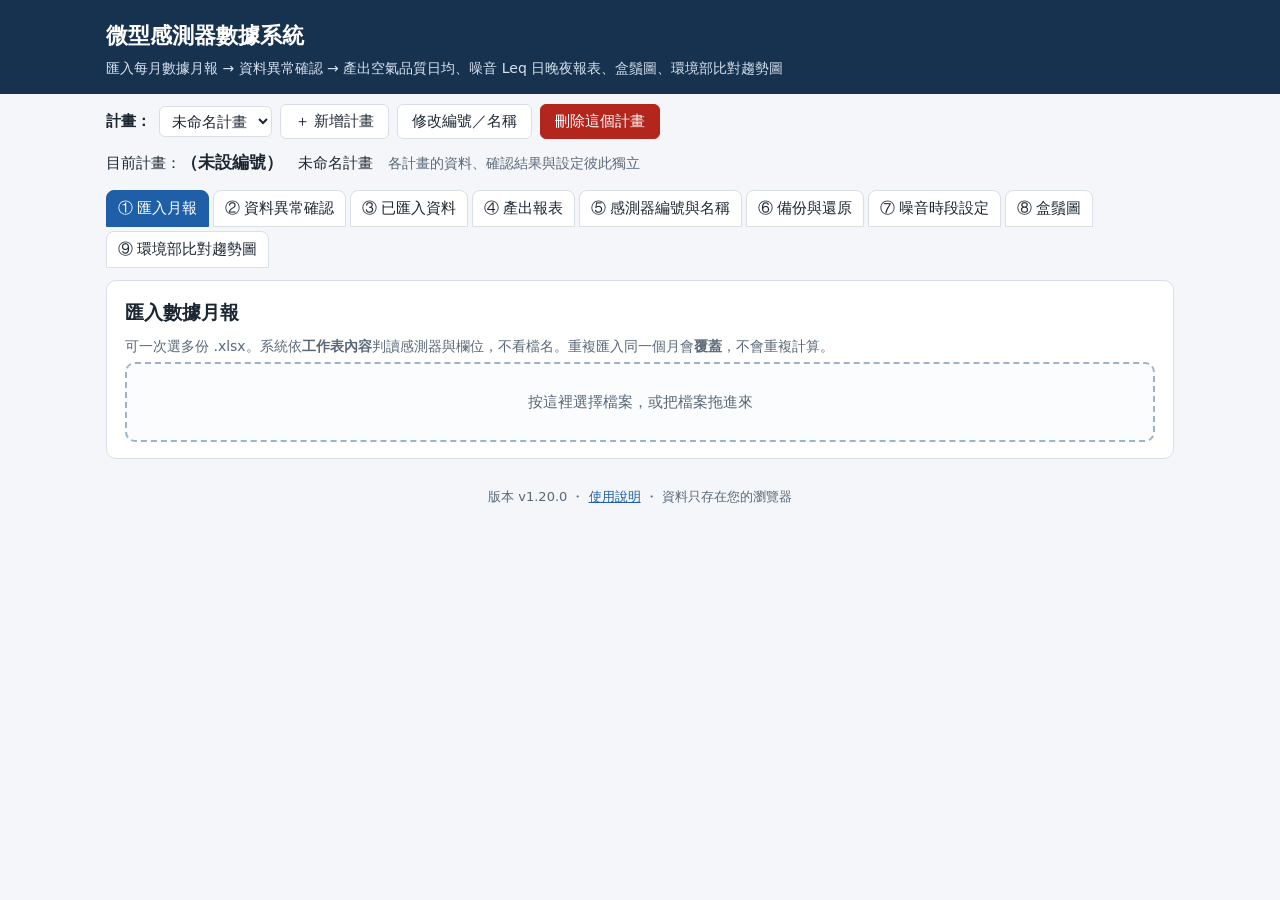
<file: index.html>
<!doctype html>
<html lang="zh-Hant">
<head>
<meta charset="utf-8">
<meta name="viewport" content="width=device-width, initial-scale=1">
<title>微型感測器數據系統</title>
<link rel="stylesheet" href="css/app.css?v=1.20.0">
</head>
<body>
<header class="top">
  <div class="wrap">
    <h1>微型感測器數據系統</h1>
    <p class="sub">匯入每月數據月報 → 資料異常確認 → 產出空氣品質日均、噪音 Leq 日晚夜報表、盒鬚圖、環境部比對趨勢圖</p>
  </div>
</header>

<div class="wrap projbar">
  <div class="row">
    <b>計畫：</b><select id="projSel"></select>
    <button id="projNew" type="button">＋ 新增計畫</button>
    <button id="projEdit" type="button">修改編號／名稱</button>
    <button id="projDel" type="button" class="danger">刪除這個計畫</button>
  </div>
  <div id="projCur" class="projcur"></div>
  <div id="projForm" class="card" hidden>
    <h3 id="projFormTitle">新增計畫</h3>
    <div class="row">計畫編號 <input type="text" id="projCode" maxlength="20" style="width:200px" placeholder="例：11535"> <span class="hint">最多 20 字</span></div>
    <div class="row">計畫名稱 <input type="text" id="projName" maxlength="40" style="width:min(520px,100%)" placeholder="例：華光社區開發案環境監測"> <span class="hint">最多 40 字</span></div>
    <div class="row"><button id="projSave" class="primary" type="button">儲存</button><button id="projCancel" type="button">取消</button><span id="projMsg"></span></div>
  </div>
  <div id="projDelBox" class="msg err" hidden>
    確定要刪除計畫「<b id="projDelName"></b>」？這個計畫的所有匯入資料與確認結果都會刪除，無法復原。建議先到「⑥ 備份與還原」下載備份。
    <button id="projDelYes" class="danger" type="button">確定刪除</button><button id="projDelNo" type="button">取消</button>
  </div>
</div>

<div id="fatal" class="wrap fatal" hidden></div>

<nav class="tabs wrap" role="tablist">
  <button role="tab" data-tab="import" class="on">① 匯入月報</button>
  <button role="tab" data-tab="review">② 資料異常確認 <span id="reviewBadge" class="badge" hidden></span><span id="suspectBadge" class="badge warnb" hidden></span><span id="gapBadge" class="badge grayb" hidden></span></button>
  <button role="tab" data-tab="data">③ 已匯入資料</button>
  <button role="tab" data-tab="report">④ 產出報表</button>
  <button role="tab" data-tab="names">⑤ 感測器編號與名稱</button>
  <button role="tab" data-tab="backup">⑥ 備份與還原</button>
  <button role="tab" data-tab="noise">⑦ 噪音時段設定</button>
  <button role="tab" data-tab="box">⑧ 盒鬚圖</button>
  <button role="tab" data-tab="trend">⑨ 環境部比對趨勢圖</button>
</nav>

<main class="wrap">
  <!-- ① 匯入 -->
  <section id="tab-import" class="panel">
    <div class="card">
      <h2>匯入數據月報</h2>
      <p class="hint">可一次選多份 .xlsx。系統依<strong>工作表內容</strong>判讀感測器與欄位，不看檔名。重複匯入同一個月會<strong>覆蓋</strong>，不會重複計算。</p>
      <label class="drop" id="drop">
        <input type="file" id="fileInput" accept=".xlsx" multiple>
        <span>按這裡選擇檔案，或把檔案拖進來</span>
      </label>
      <div id="importBusy" class="busy" hidden></div>
    </div>
    <div id="importPreview"></div>
  </section>

  <!-- ② 資料異常確認 -->
  <section id="tab-review" class="panel" hidden>
    <nav class="jumpbar" id="jumpBar" aria-label="快速跳轉">
      <span class="jl">跳到：</span>
      <button type="button" data-jump="ovCard">總覽</button>
      <button type="button" data-jump="rvCard">月報備註時段 <span class="jn" id="jnRv"></span></button>
      <button type="button" data-jump="suspectCard">疑似異常 <span class="jn" id="jnSg"></span></button>
      <button type="button" data-jump="mnCard">手動不採用 <span class="jn" id="jnMn"></span></button>
      <button type="button" data-jump="gapCard">資料缺漏 <span class="jn" id="jnGp"></span></button>
      <span class="jsp"></span>
      <button type="button" id="jumpTop">↑ 回頂端</button>
      <button type="button" id="foldAll">全部收合</button>
      <button type="button" id="openAll">全部展開</button>
    </nav>
    <div class="card" id="ovCard">
      <h2>資料異常總覽</h2>
      <p class="hint">這一頁集中列出所有會影響報表的狀況。點下方項目可跳到該區。</p>
      <div id="ovList"></div>
    </div>
    <div class="card" id="rvCard">
      <h2>月報備註時段確認</h2>
      <p class="hint">月報「備註」欄有文字的時段，通常代表設備有狀況，但數值不一定是負值。請逐列確認：數值可以用就保留；不能用的，勾選該格的「不採用」。確認後按下方的「確認並重新計算」。</p>
      <div id="reviewSummary"></div>
      <div class="row">
        顯示
        <select id="rvStatus"><option value="todo">待確認</option><option value="confirmed">已確認</option><option value="all">全部</option></select>
        感測器 <select id="rvSensor"></select>
        月份 <select id="rvMonth"></select>
        只顯示 <select id="rvActiveOnly"><option value="">（不篩選）</option><option value="ANY">任一測項還在採用中的列</option><option value="PM10">PM10 還在採用中的列</option><option value="PM25">PM2.5 還在採用中的列</option><option value="TMP">TMP 還在採用中的列</option><option value="HUM">HUM 還在採用中的列</option><option value="TVOC">TVOC 還在採用中的列</option><option value="WD">WD 風向還在採用中的列</option><option value="WS">WS 風速還在採用中的列</option><option value="RA">雨量還在採用中的列</option><option value="LEQ">Leq 還在採用中的列</option></select>
      </div>
      <details class="notefilter" id="rvNoteBox">
        <summary id="rvNoteSum">月報備註篩選</summary>
        <div class="row"><label><input type="checkbox" id="rvNoteAll" checked> 全選</label><button id="rvNoteOnly" type="button">只看選取列的備註</button>
          備註含 <input type="text" id="rvKw" placeholder="例：PM" style="width:110px"> <button id="rvKwBtn" type="button">只看含此關鍵字</button></div>
        <div id="rvNoteList" class="nflist"></div>
      </details>
      <div class="bulk" id="rvBulk" hidden>
        <div><b>批次設定</b>：已選取 <b id="rvSelN">0</b> 列（在表格左邊「選取」欄勾選，表頭可全選）</div>
        <div class="row">測項：<span id="rvBulkFields"></span></div>
        <div class="row"><button id="rvBulkX" class="danger" type="button">選取列的這些測項 → 不採用</button><button id="rvBulkK" type="button">選取列的這些測項 → 改回採用</button></div>
        <div id="rvBulkMsg"></div>
      </div>
      <div id="reviewTable" class="scroll"></div>
      <div class="row" id="reviewActions" hidden>
        <button id="rvConfirm" class="primary">確認並重新計算</button>
        <span class="hint" id="rvCount"></span>
      </div>
      <div id="reviewResult"></div>
    </div>
    <div class="card" id="suspectCard">
      <h2>疑似異常時段 <span class="hint">（匯入後自動判定，預設不採用）</span></h2>
      <p class="hint">系統依下方「異常判定門檻」自動找出明顯不合理的數值，<b>先設為不採用</b>，再請您逐段確認：確認是異常按「確認不採用」；是真實數值按「改回採用」。已經被判為無效或您已不採用的數值不會重複列出。</p>
      <details class="notefilter"><summary>異常判定門檻（可修改）</summary>
        <div id="autoForm"></div>
        <div class="row"><button id="autoSave" class="primary" type="button">儲存並重新判定</button><button id="autoReset" type="button">填回出廠預設</button><span id="autoMsg"></span></div>
      </details>
      <div class="row">
        顯示 <select id="sgStatus"><option value="pending">待確認</option><option value="exclude">已確認不採用</option><option value="keep">已改回採用</option><option value="all">全部</option></select>
        感測器 <select id="sgSensor"></select>
        狀況 <select id="sgRule"></select>
      </div>
      <div id="sgSummary"></div>
      <div class="row" id="sgBatch" hidden>批次處理目前列出的 <b id="sgBatchN"></b> 段：
        <button id="sgAllX" type="button" class="danger">全部確認不採用</button><button id="sgAllK" type="button">全部改回採用</button><button id="sgAllR" type="button">全部改回待確認</button></div>
      <div id="sgMsg"></div>
      <div class="bulk" id="sgSelBar" hidden>
        <label><input type="checkbox" id="sgSelAll"> 全選目前列出的段</label>　已勾選 <b id="sgSelN">0</b> 段 →
        <button id="sgSelX" type="button" class="danger" disabled>確認不採用</button>
        <button id="sgSelK" type="button" disabled>改回採用（真實數值）</button>
        <button id="sgSelR" type="button" disabled>改回待確認</button>
        <span class="hint">先在每一段左上角「勾選」，最後再一次決定。</span>
      </div>
      <div id="sgList"></div>
    </div>
    <div class="card" id="mnCard">
      <h2>手動新增不採用時段</h2>
      <p class="hint">月報沒有寫備註、但您判斷數值有問題的時段，可以在這裡指定感測器、起訖時間與測項，一次設為不採用。起訖時間都包含在內。</p>
      <div class="row">
        感測器 <select id="mnSensor"></select>
      </div>
      <div class="row">
        從 <input type="datetime-local" id="mnFrom" step="3600">
        到 <input type="datetime-local" id="mnTo" step="3600">
      </div>
      <div class="row">測項：<span id="mnFields"></span></div>
      <div class="row">原因 <input type="text" id="mnReason" placeholder="例：PM2.5 高於 PM10，PM 感測器故障" style="width:360px"></div>
      <div id="mnPreview" class="info" hidden></div>
      <div class="row"><button id="mnAdd" class="danger" type="button">新增並重新計算</button></div>
      <div id="mnResult"></div>
      <h3>已設定的手動不採用時段</h3>
      <div id="mnList" class="scroll"></div>
    </div>
    <div class="card" id="gapCard">
      <h2>資料缺漏與無效測值 <span class="hint">（只供檢查，這些小時本來就不列入計算）</span></h2>
      <p class="hint">列出三種情形：<b>整月沒有資料</b>（某感測器在已匯入的月份完全沒有資料，可能是漏匯入該感測器）、<b>缺少小時</b>（月報少了這些小時，整列都沒有）、<b>測值空白或無效</b>（有這一列，但數值是空白、負值或文字）。報表備註欄會寫出有效資料小時數；缺少小時也會寫明是哪幾點。</p>
      <div id="gpSummary"></div>
      <details class="notefilter" id="gpBox">
        <summary id="gpSum">展開清單（預設收合）</summary>
      <div class="row">
        類型 <select id="gpKind"><option value="">全部</option><option value="month">整月沒有資料</option><option value="missing">缺少小時</option><option value="blank">測值空白或無效</option></select>
        感測器 <select id="gpSensor"></select>
        月份 <select id="gpMonth"></select>
      </div>
      <div id="gpList" class="scroll"></div>
      </details>
    </div>
  </section>

  <!-- ③ 已匯入 -->
  <section id="tab-data" class="panel" hidden>
    <div class="card">
      <h2>已匯入的月份</h2>
      <p class="hint">數字是每個感測器當月的資料筆數（逐時資料一天 24 筆）。缺整個月的格子會標成紅色。</p>
      <div class="row" id="covTools" hidden><button type="button" id="covAll"></button><span class="hint" id="covHint"></span></div>
      <div id="coverage" class="scroll"></div>
    </div>
    <div class="card">
      <h3>刪除某個月的資料</h3>
      <p class="hint">匯入錯檔時使用。刪除後可重新匯入正確的月報。</p>
      <div class="row">
        <select id="delYear" aria-label="年"></select> <select id="delMonth" aria-label="月"></select>
        <button id="delBtn" class="danger">刪除這個月</button>
        <span id="delConfirm" hidden>
          確定要刪除 <b id="delMonthLabel"></b> 所有感測器的資料？
          <button id="delYes" class="danger">確定刪除</button>
          <button id="delNo">取消</button>
        </span>
      </div>
    </div>
  </section>

  <!-- ④ 報表 -->
  <section id="tab-report" class="panel" hidden>
    <div class="card">
      <h2>選擇報表期間</h2>
      <div class="modes">
        <label><input type="radio" name="mode" value="quarter" checked> 季別</label>
        <label><input type="radio" name="mode" value="months"> 月份區間</label>
        <label><input type="radio" name="mode" value="dates"> 自訂日期</label>
        <label><input type="radio" name="mode" value="all"> 全部累積</label>
      </div>
      <div class="row" data-mode="quarter">
        民國 <input type="number" id="qYear" min="100" max="200" class="num"> 年
        <select id="qNum"><option value="1">第 1 季（1–3 月）</option><option value="2">第 2 季（4–6 月）</option><option value="3">第 3 季（7–9 月）</option><option value="4">第 4 季（10–12 月）</option></select>
      </div>
      <div class="row" data-mode="months" hidden>
        從 <select id="mFrom"></select> 到 <select id="mTo"></select>
      </div>
      <div class="row" data-mode="dates" hidden>
        從 <input type="date" id="dFrom"> 到 <input type="date" id="dTo">
      </div>
      <div class="row" data-mode="all" hidden><span class="hint">從最早匯入的月份到最新的月份。</span></div>

      <h3>選項</h3>
      <label class="opt"><input type="checkbox" id="optRain" checked> 空品報表加上「日累積雨量」欄（只有具雨量的測站會有數值）</label>
      <label class="opt"><input type="checkbox" id="optFill" checked> 期間內整天沒有資料的日子也列出，備註「當日無資料」</label>
      <label class="opt"><input type="checkbox" id="optPmZero" checked> PM10、PM2.5 測值為 0 視為儀器異常、不列入計算（與原 Access 相同）</label>
      <label class="opt"><input type="checkbox" id="optPmRatio" checked> 同一小時 PM2.5 大於 PM10 時，PM10 與 PM2.5 都視為異常、不列入計算</label>
      <div class="row">空氣品質標準（日平均超過就在 Excel 以<b><u>粗體＋底線</u></b>標示）：PM10 &gt; <input type="number" id="stdPM10" class="num" step="any" value="75"> μg/m³、PM2.5 &gt; <input type="number" id="stdPM25" class="num" step="any" value="30"> μg/m³ <span class="hint">（法規改變時改這裡即可）</span></div>
      <div class="row">噪音管制標準（Leq 超過就在 Excel 以<b><u>粗體＋底線</u></b>標示）：日間 &gt; <input type="number" id="stdDAY" class="num" step="any" value="71">、晚間 &gt; <input type="number" id="stdEVE" class="num" step="any" value="69">、夜間 &gt; <input type="number" id="stdNIGHT" class="num" step="any" value="63"> dB(A) <span class="hint">（每個計畫各自保存；管制區不同時改這裡）</span></div>

      <div id="rangeInfo" class="info"></div>
      <div class="row">
        <button id="dlAir" class="primary">下載 空氣品質日均報表</button>
        <button id="dlNoise" class="primary">下載 噪音Leq日晚夜報表</button>
      </div>
      <div id="reportMsg"></div>
    </div>
    <div class="card" id="noiseNow"></div>
    <div class="card">
      <h3>計算方式（重點）</h3>
      <ul class="rules">
        <li>負值（-9999 等）、空白、文字＝儀器異常，不計入、也不當 0。PM 為 0、PM2.5 大於 PM10 也不計（可在上方選項關閉）。</li>
        <li>空品：當日有效值平均，一般四捨五入到小數 1 位；雨量為當日加總。</li>
        <li>最頻風向：主工作表列「最頻風向8(風速大)」（8 方位，並列時取平均風速較大者，備註寫明；在日累積雨量左邊）；最頻風向(16方位)、16(風速大)、16(相鄰方位)、(8方位)、8(相鄰方位) 接在備註右側（參考用），算法寫在「最頻風向說明」分頁。並列的多個方位以「、」分隔。角度直接換算方位（16 方位每格 22.5°、北＝348.75°～11.25°；8 方位每格 45°、北＝337.5°～22.5°），只採計風速 ≥ 0.3 m/s 的小時（小於 0.3 不計），取當日出現次數最多者；並列最多時全部列出（例：「南、西南」）。全天靜風兩欄都寫「&lt;0.3」。</li>
        <li>噪音：能量平均；日／晚／夜時段依「⑦ 噪音時段設定」（出廠預設：日 06–20、晚 20–22、夜＝當日 00–06 加 22–24）。</li>
        <li>備註欄列出有效資料小時數、確認不採用的小時數，以及月報原本的備註（例如「伺服器異常×4」）。</li>
        <li>「② 資料異常確認」中勾選不採用的數值，不列入計算。</li>
      </ul>
      <p class="hint">詳細說明請看 <a href="使用說明.html" target="_blank">使用說明</a>。</p>
    </div>
  </section>

  <!-- ⑧ 盒鬚圖 -->
  <section id="tab-box" class="panel" hidden>
    <div class="card">
      <h2>盒鬚圖</h2>
      <p class="hint">選一段期間，把每台感測器在這段期間的<b>逐時有效數值</b>畫成盒鬚圖（每個測項一張），用來比較各感測器有沒有明顯異常。採用的數值和報表相同：異常值、空白、PM 為 0、PM2.5 大於 PM10、備註時段／疑似異常／手動設為不採用的小時都不列入。</p>
      <div class="modes">
        <label><input type="radio" name="bxMode" value="month" checked> 單月</label>
        <label><input type="radio" name="bxMode" value="months"> 月份區間</label>
        <label><input type="radio" name="bxMode" value="quarters"> 季別區間</label>
        <label><input type="radio" name="bxMode" value="dates"> 自訂日期</label>
      </div>
      <div class="row" data-bx="month"><select id="bxMonth"></select></div>
      <div class="row" data-bx="months" hidden>從 <select id="bxMFrom"></select> 到 <select id="bxMTo"></select></div>
      <div class="row" data-bx="quarters" hidden>從 民國 <input type="number" id="bxQY1" class="num" min="100" max="200"> 年 <select id="bxQ1"><option value="1">第 1 季</option><option value="2">第 2 季</option><option value="3">第 3 季</option><option value="4">第 4 季</option></select>
        到 民國 <input type="number" id="bxQY2" class="num" min="100" max="200"> 年 <select id="bxQ2"><option value="1">第 1 季</option><option value="2">第 2 季</option><option value="3">第 3 季</option><option value="4">第 4 季</option></select></div>
      <div class="row" data-bx="dates" hidden>從 <input type="date" id="bxDFrom"> 到 <input type="date" id="bxDTo"></div>
      <h3>測項</h3>
      <div class="row" id="bxFields"></div>
      <h3>感測器 <span class="hint">（X 軸以「⑤ 感測器編號與名稱」設定的名稱表示；不想畫的取消勾選，會記住）</span></h3>
      <div class="row"><button type="button" id="bxAll">全選</button><button type="button" id="bxNone">全不選</button></div>
      <div id="bxSensors" class="nflist"></div>
      <h3>圖的設定</h3>
      <label class="opt"><input type="checkbox" id="bxTitle" checked> 圖上方顯示測項名稱（標題）</label>
      <label class="opt"><input type="checkbox" id="bxYNums" checked> Y 軸顯示刻度數字（取消勾選則圖上完全沒有數字）</label>
      <label class="opt"><input type="checkbox" id="bxOut"> 顯示離群值（超過 1.5 倍四分位距的點）</label>
      <div class="row">X 軸名稱 <input type="text" id="bxXTitle" value="感測器" style="width:160px"></div>
      <details class="notefilter"><summary>Y 軸範圍（空白＝自動）</summary><div id="bxYRange"></div></details>
      <div class="row"><button type="button" id="bxGo" class="primary">產生盒鬚圖</button><button type="button" id="bxXlsx" disabled>下載 Excel（可編輯）</button><button type="button" id="bxPngs" disabled>下載全部圖片（高解析度 PNG，zip）</button></div>
      <div id="bxMsg"></div>
    </div>
    <div id="bxOut2"></div>
  </section>

  <!-- ⑨ 環境部比對趨勢圖 -->
  <section id="tab-trend" class="panel" hidden>
    <div class="card">
      <h2>環境部測站資料</h2>
      <div class="row">測站 <select id="moeSite" style="max-width:340px"></select> <button type="button" id="moeStRefresh">更新測站清單</button> <span class="hint" id="moeStHint"></span></div>
      <div class="row">圖例名稱 <input type="text" id="moeLabel" style="width:220px"> <span class="hint">（趨勢圖上這個測站的名稱）</span></div>
      <h3>自動抓取或下載原始數據</h3>
      <div class="row">月份 從 <input type="month" id="apiFrom"> 到 <input type="month" id="apiTo">
        <button type="button" id="apiGo" class="primary">從環境部自動抓取</button> <button type="button" id="apiTest">測試連線</button></div>
      <div class="row"><button type="button" id="rawXlsx">下載這個測站的原始數據（Excel）</button><button type="button" id="rawCsv">下載原始數據（CSV，與環境部格式相同）</button>
        <span class="hint">下載的是已抓取／匯入的全部測項（SO₂、CO、O₃、PM10、NO₂、PM2.5…原始檔有什麼就有什麼，x 等無效標記原樣保留），不用畫趨勢圖。</span></div>
      <div id="apiMsg"></div>
      <details class="notefilter"><summary>自行匯入環境部 CSV 檔</summary>
        <p class="hint">環境部「空氣品質小時值」下載的 CSV（例：空氣品質小時值_彰化縣_彰化站 2026-04.csv），可一次選多個月、多個測站；依檔案裡的測站自動分開存放。同一小時同一測項重複時以新的為準。</p>
        <label class="drop" id="moeDrop">按這裡選擇 CSV 檔，或把檔案拖進來<input type="file" id="moeFile" accept=".csv" multiple></label>
        <div id="moeMsg"></div>
      </details>
      <h3>已有的資料（目前選的測站）</h3>
      <div id="moeList" class="scroll"></div>
      <div class="row" id="moeDelRow" hidden>刪除 <select id="moeDelM"></select> 這個測站的資料 <button type="button" id="moeDel" class="danger">刪除</button> <span id="moeDelConfirm" hidden>確定刪除？<button type="button" id="moeDelYes" class="danger">確定</button><button type="button" id="moeDelNo">取消</button></span></div>
      <p class="hint">資料來源：環境部環境資料開放平臺「空氣品質小時值」（各測站一個資料集，例：彰化站 <a href="https://data.moenv.gov.tw/dataset/detail/AQX_P_221" target="_blank" rel="noopener">AQX_P_221</a>），約保存近兩年。抓不到時請先按「測試連線」；若是環境部網站改版、網址變更，請把錯誤訊息截圖並附上環境部新的資料集網址，找 AI 協助修改程式（AI 可參考網站程式裡的 README.md，網址設定在 js/trend.js）；修好之前可以先自行匯入 CSV 檔。每個計畫各自保存，備份檔也會一起保存。</p>
    </div>
    <div class="card">
      <h2>產生趨勢圖</h2>
      <p class="hint">每台感測器和環境部測站的同一測項畫在同一張圖（每個勾選的測項一張）。環境部測站是<b>粗線</b>、畫在最上層（第 1 站紅、第 2 站橘、第 3 站黑、第 4 站桃紅、第 5 站紫，彼此不重複，感測器不會用到這些顏色），一眼就能看出各感測器的趨勢是否和環境部一致。滑鼠移到線上，會顯示是哪一台感測器（或哪個測站）、日期時間與數值，那條線也會加粗。感測器採用的數值和報表相同（異常、不採用的小時不計）。</p>
      <div class="modes">
        <label><input type="radio" name="trMode" value="month" checked> 單月</label>
        <label><input type="radio" name="trMode" value="months"> 月份區間</label>
        <label><input type="radio" name="trMode" value="quarters"> 季別區間</label>
        <label><input type="radio" name="trMode" value="dates"> 自訂日期</label>
      </div>
      <div class="row" data-tr="month"><select id="trMonth"></select></div>
      <div class="row" data-tr="months" hidden>從 <select id="trMFrom"></select> 到 <select id="trMTo"></select></div>
      <div class="row" data-tr="quarters" hidden>從 民國 <input type="number" id="trQY1" class="num" min="100" max="200"> 年 <select id="trQ1"><option value="1">第 1 季</option><option value="2">第 2 季</option><option value="3">第 3 季</option><option value="4">第 4 季</option></select>
        到 民國 <input type="number" id="trQY2" class="num" min="100" max="200"> 年 <select id="trQ2"><option value="1">第 1 季</option><option value="2">第 2 季</option><option value="3">第 3 季</option><option value="4">第 4 季</option></select></div>
      <div class="row" data-tr="dates" hidden>從 <input type="date" id="trDFrom"> 到 <input type="date" id="trDTo"></div>
      <div class="row">資料 <label class="bf"><input type="radio" name="trFreq" value="day" checked> 日平均</label><label class="bf"><input type="radio" name="trFreq" value="hour"> 逐時</label></div>
      <h3>比對的環境部測站 <span class="hint">（可勾選多站，最多 5 站；只列出已抓取或匯入資料的測站，要加其他測站請先在上方選測站並抓取）</span></h3>
      <div class="row" id="trRefs"></div>
      <h3>測項 <span class="hint">（每個勾選的測項畫一張圖；微型感測器有該測項、或環境部測站有該測項才會列出）</span></h3>
      <div class="row" id="trItems"></div>
      <h3>感測器 <span class="hint">（圖例用「⑤ 感測器編號與名稱」的名稱；不想畫的取消勾選，會記住）</span></h3>
      <div class="row"><button type="button" id="trAll">全選</button><button type="button" id="trNone">全不選</button></div>
      <div id="trSensors" class="nflist" style="max-height:none"></div>
      <h3>圖的設定</h3>
      <label class="opt"><input type="checkbox" id="trTitle" checked> 圖上方顯示標題（測項名稱）</label>
      <details class="notefilter"><summary>Y 軸範圍（空白＝自動）</summary><div id="trYRange"></div></details>
      <div class="row"><button type="button" id="trGo" class="primary">產生趨勢圖</button><button type="button" id="trXlsx" disabled>下載 Excel（可編輯）</button><button type="button" id="trPngs" disabled>下載全部圖片（高解析度 PNG，zip）</button></div>
      <div id="trMsg"></div>
    </div>
    <div id="trOut"></div>
  </section>

  <!-- ⑦ 噪音時段 -->
  <section id="tab-noise" class="panel" hidden>
    <div class="card">
      <h2>噪音日／晚／夜時段設定</h2>
      <p class="hint">產出噪音報表前請先確認這裡的時段。每個計畫可以各自設定，管制區不同或夜間要跨到翌日時在這裡改。每個時段可以有 1～3 段（例如夜間＝當日 00–06 加 22–24）。</p>
      <div class="row" id="noisePresets"></div>
      <div id="noiseForm"></div>
      <div id="noiseCheck"></div>
      <div class="row"><button id="noiseSave" class="primary" type="button">儲存時段設定</button><span id="noiseMsg"></span></div>
    </div>
  </section>

  <!-- ⑤ 名稱 -->
  <section id="tab-names" class="panel" hidden>
    <div class="card">
      <h2>感測器編號與名稱</h2>
      <p class="hint">報表的「感測器編號」「感測器名稱」欄使用這裡的設定。「月報感測器編號」是月報工作表上的編號，不能改；「報表感測器編號」空白或相同時，報表就用月報編號。修改後下載的報表會自動套用，不需要重新匯入月報。</p>
      <h3>用檔案匯入</h3>
      <div class="row">
        <button id="mapTpl" type="button">下載範本（含目前設定）</button>
        <label class="btnlike primary">匯入對照表<input type="file" id="mapFile" accept=".xlsx" hidden></label>
      </div>
      <p class="hint">可匯入本系統範本、您自己的對照表（有「感測器編號」「感測器名稱」欄即可），或以前匯出的空品／噪音報表。匯入後會先列出要修改的內容，按「確認套用」才會生效。</p>
      <div id="mapPreview"></div>
      <h3>直接修改</h3>
      <div id="names" class="scroll"></div>
      <div class="row"><button id="saveNames" class="primary">儲存</button><span id="namesMsg"></span></div>
    </div>
    <div class="card">
      <h2>感測器啟用與停用</h2>
      <p class="hint">新增的感測器匯入時會自動加入；撤掉的感測器請設定「停用日」。啟用日以前、停用日當天起，報表不列空白日，「② 資料異常確認」也不列為缺漏（有資料的日子照樣列出）。兩格都空白＝一直使用中。</p>
      <div id="life" class="scroll"></div>
      <div class="row"><button id="saveLife" class="primary">儲存啟用／停用日</button><span id="lifeMsg"></span></div>
    </div>
  </section>

  <!-- ⑥ 備份 -->
  <section id="tab-backup" class="panel" hidden>
    <div class="card">
      <h2>備份與還原</h2>
      <p class="hint">匯入的資料只存在<strong>這台電腦的這個瀏覽器</strong>裡，不會上傳到 GitHub。換電腦、換瀏覽器或清除瀏覽資料前，請先下載備份。</p>
      <div class="row"><button id="backupBtn" class="primary">下載備份檔（目前計畫）</button></div>
      <h3>還原</h3>
      <p class="hint">還原會<strong>取代</strong>目前瀏覽器裡的全部資料。</p>
      <div class="row">
        <label class="btnlike">選擇備份檔還原<input type="file" id="restoreFile" accept=".json" hidden></label>
        <span id="restoreMsg"></span>
      </div>
    </div>
    <div class="card">
      <h2>儲存空間</h2>
      <div id="storageInfo" class="info">計算中…</div>
      <div class="row"><button id="persistBtn" type="button">申請持久保存</button><button id="storageRefresh" type="button">重新計算</button></div>
      <p class="hint">「持久保存」是請瀏覽器不要在硬碟空間不足時自動清掉這個網站的資料。Chrome／Edge 會依您的使用情況自動決定是否同意（常用、加入書籤的網站比較容易通過），不會跳出詢問視窗；沒有通過也可以照常使用，只是請記得定期下載備份。</p>
    </div>
    <div class="card">
      <h2>清除本機資料</h2>
      <p class="hint">清除後無法復原，請先下載備份。</p>
      <div class="row">
        <button id="clrProj" type="button" class="danger">清除目前計畫的資料</button>
        <button id="clrAll" type="button" class="danger">清除全部計畫與資料</button>
      </div>
      <div id="clrBox" class="msg err" hidden><span id="clrText"></span> <button id="clrYes" type="button" class="danger">確定清除</button><button id="clrNo" type="button">取消</button></div>
      <div id="clrMsg"></div>
    </div>
  </section>
</main>

<footer class="wrap foot">
  <span id="ver"></span> ・ <a href="使用說明.html" target="_blank">使用說明</a> ・ 資料只存在您的瀏覽器
</footer>

<script src="vendor/exceljs.min.js?v=1.20.0"></script>
<script src="js/version.js?v=1.20.0"></script>
<script src="js/core.js?v=1.20.0"></script>
<script src="js/parser.js?v=1.20.0"></script>
<script src="js/xlsxio.js?v=1.20.0"></script>
<script src="js/model.js?v=1.20.0"></script>
<script src="js/store.js?v=1.20.0"></script>
<script src="vendor/jszip.min.js?v=1.20.0"></script>
<script src="js/boxstyle.js?v=1.20.0"></script>
<script src="js/boxplot.js?v=1.20.0"></script>
<script src="js/trend.js?v=1.20.0"></script>
<script src="js/app.js?v=1.20.0"></script>
<div id="toast" class="toast" hidden></div>
</body>
</html>
</file>
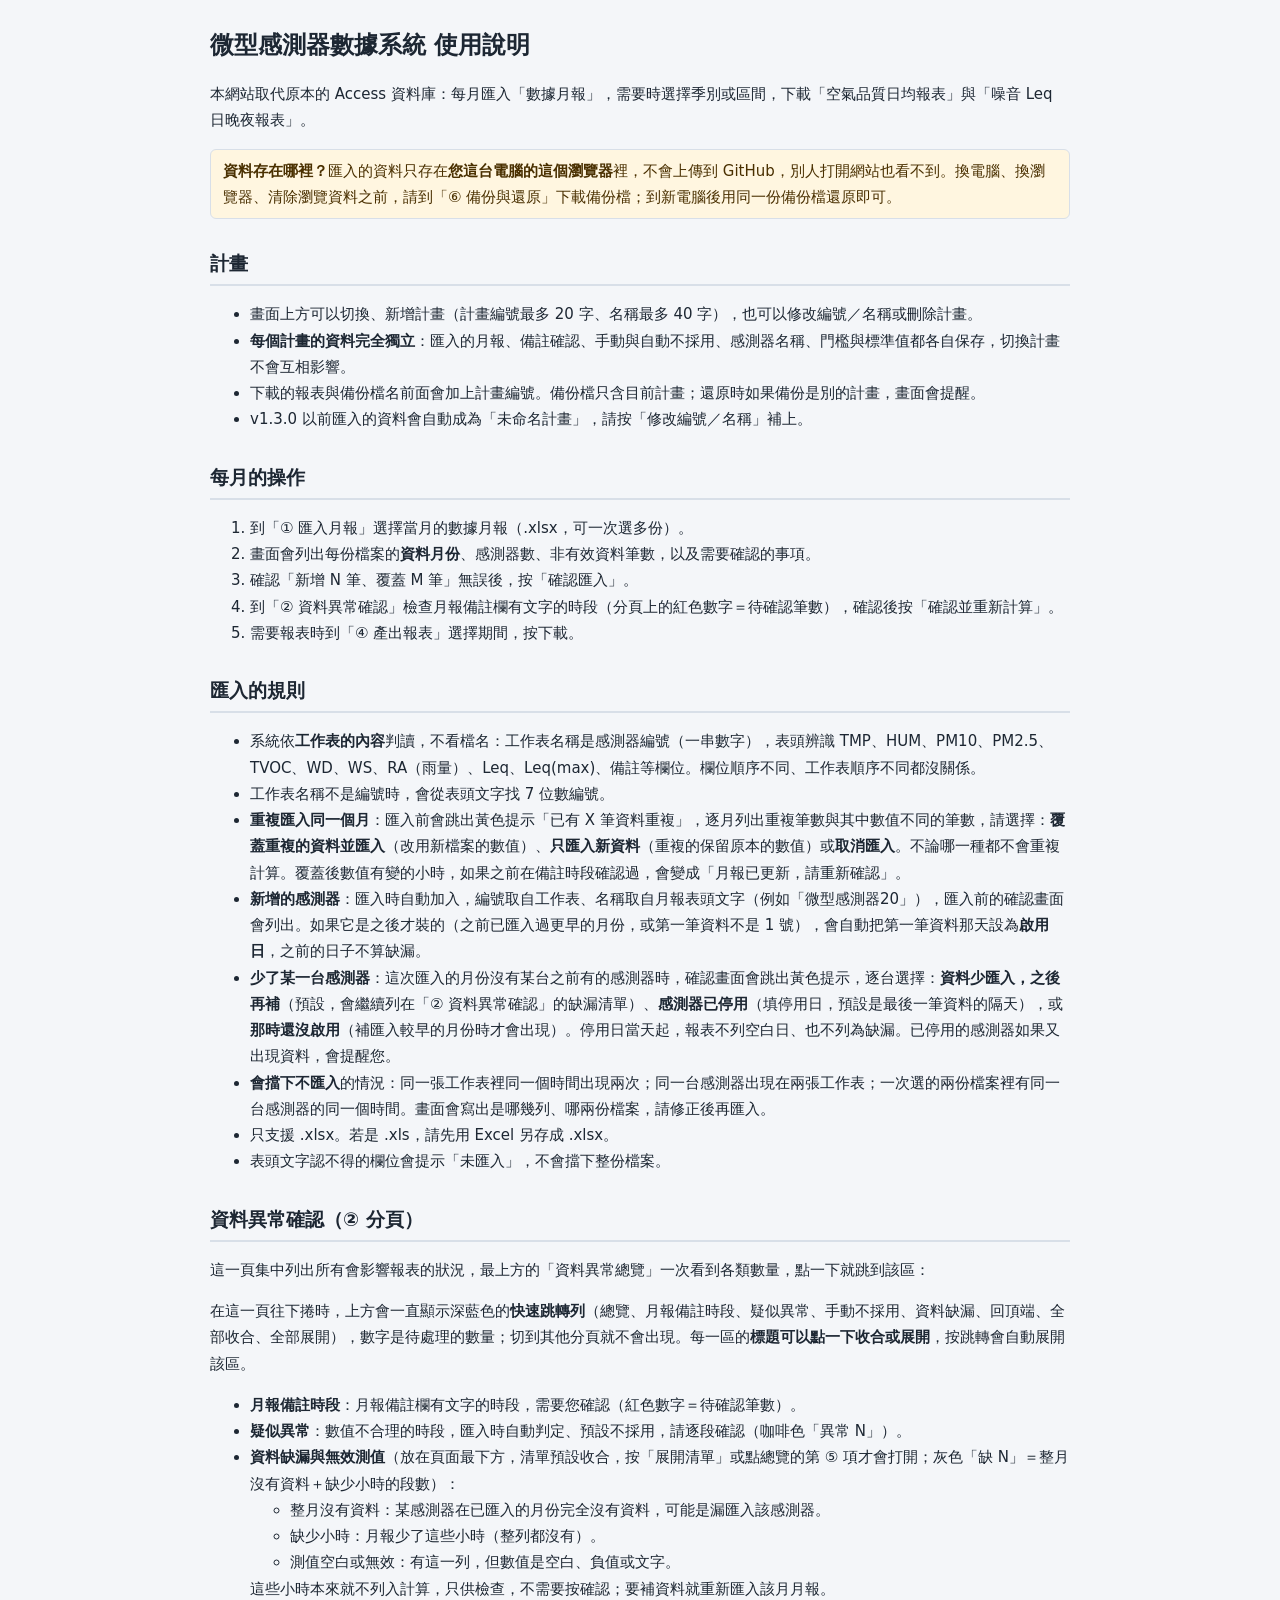
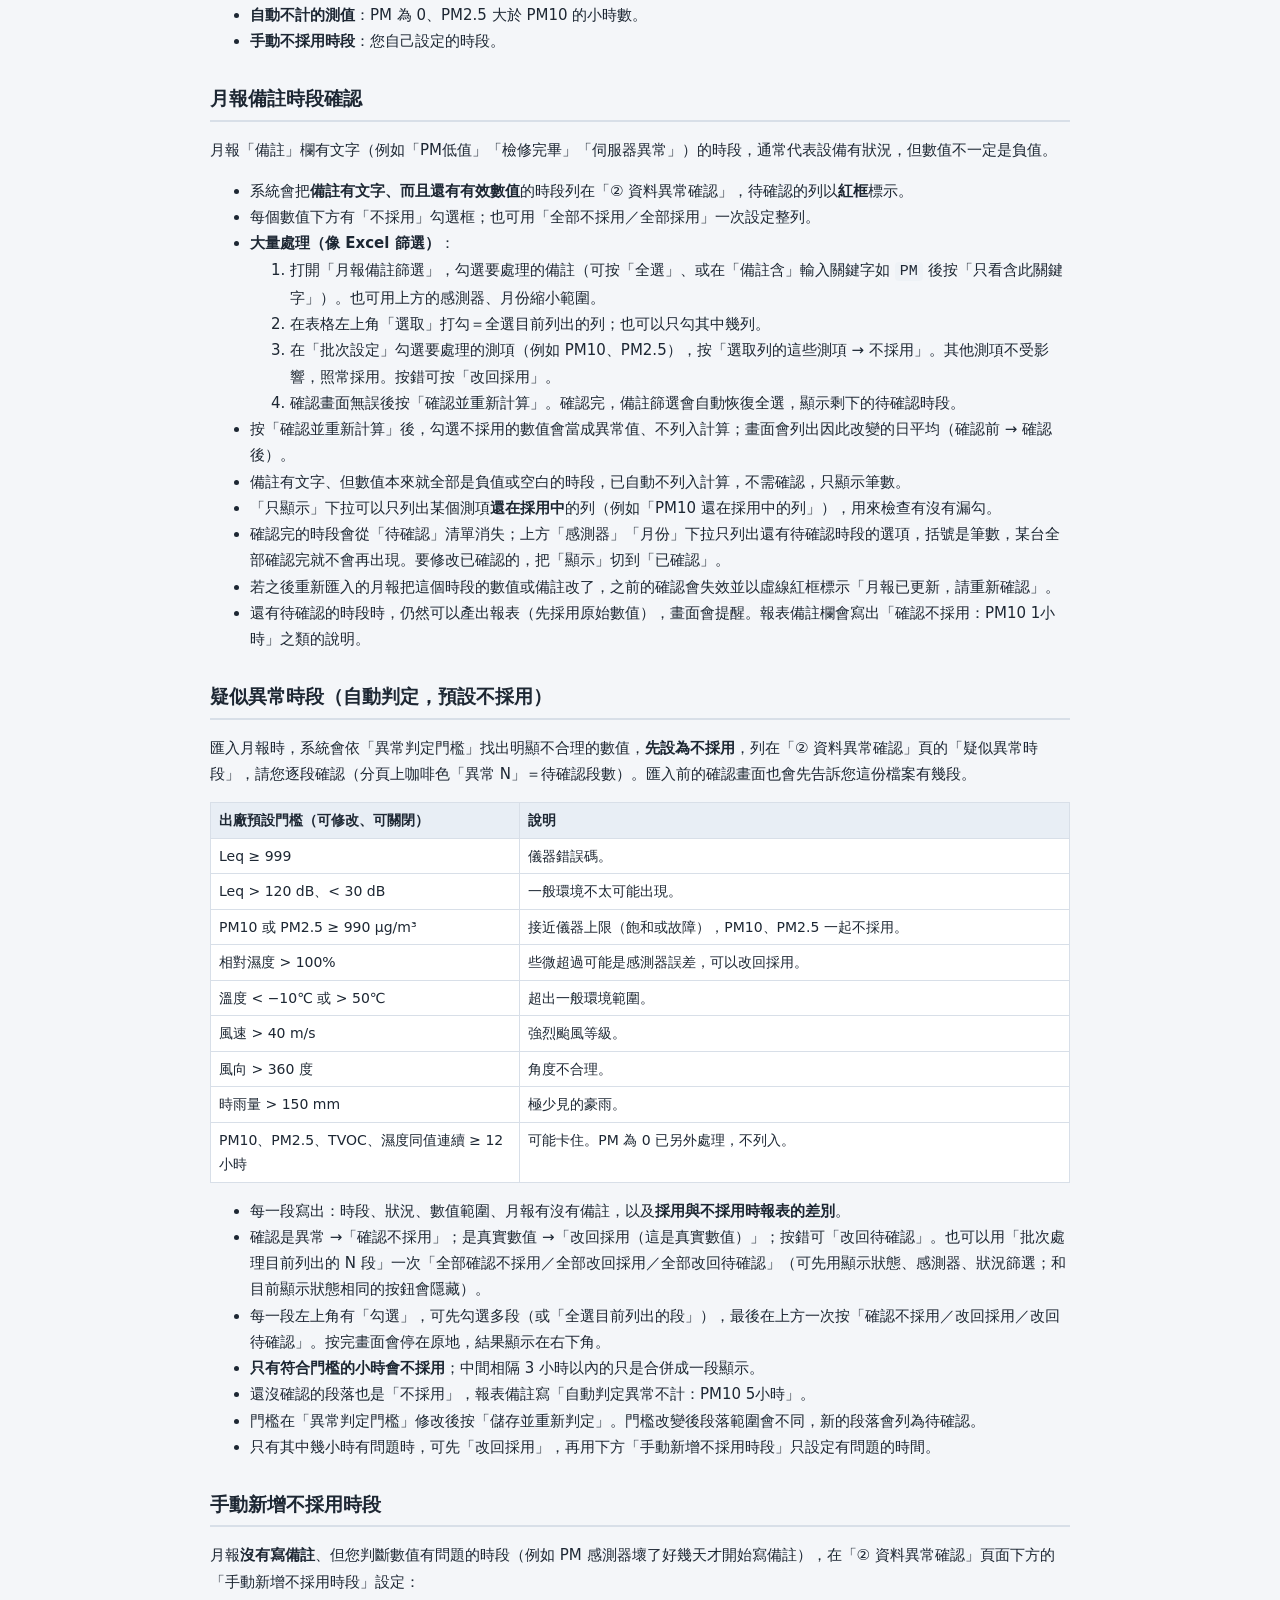
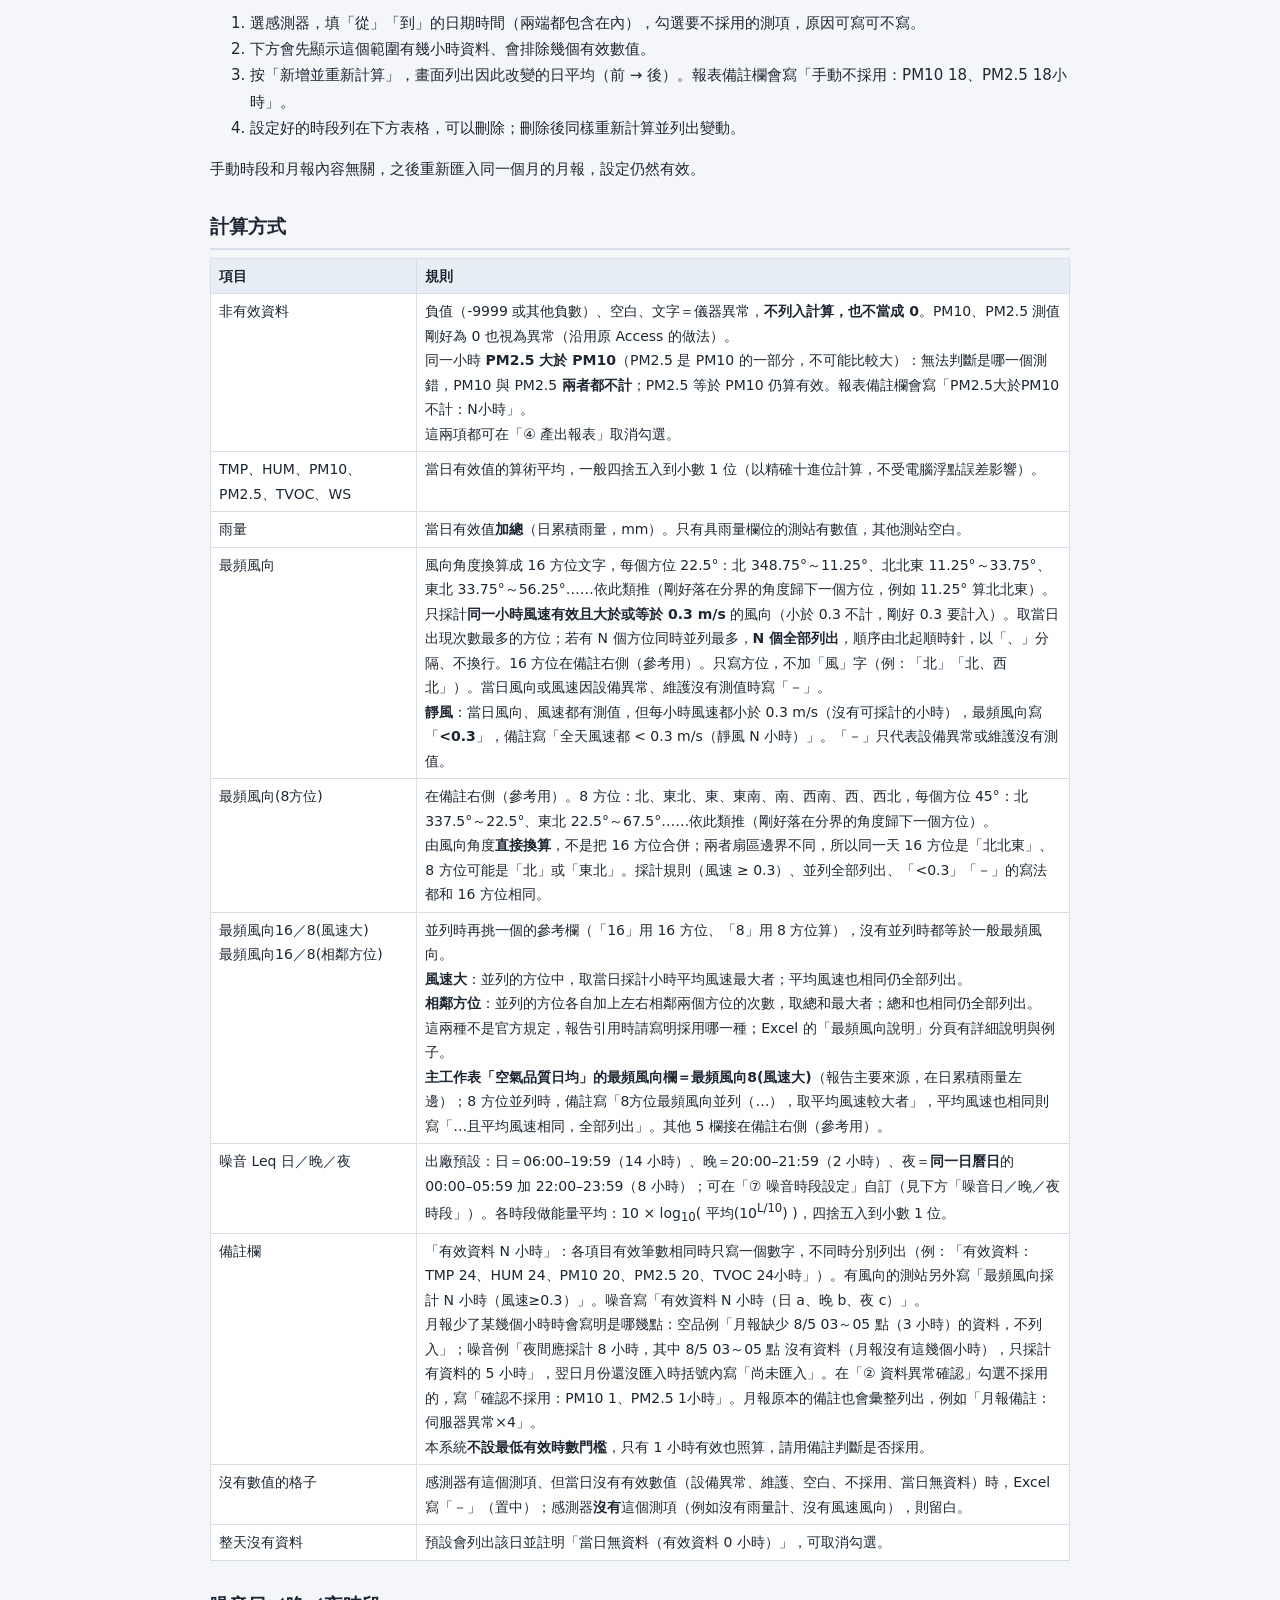
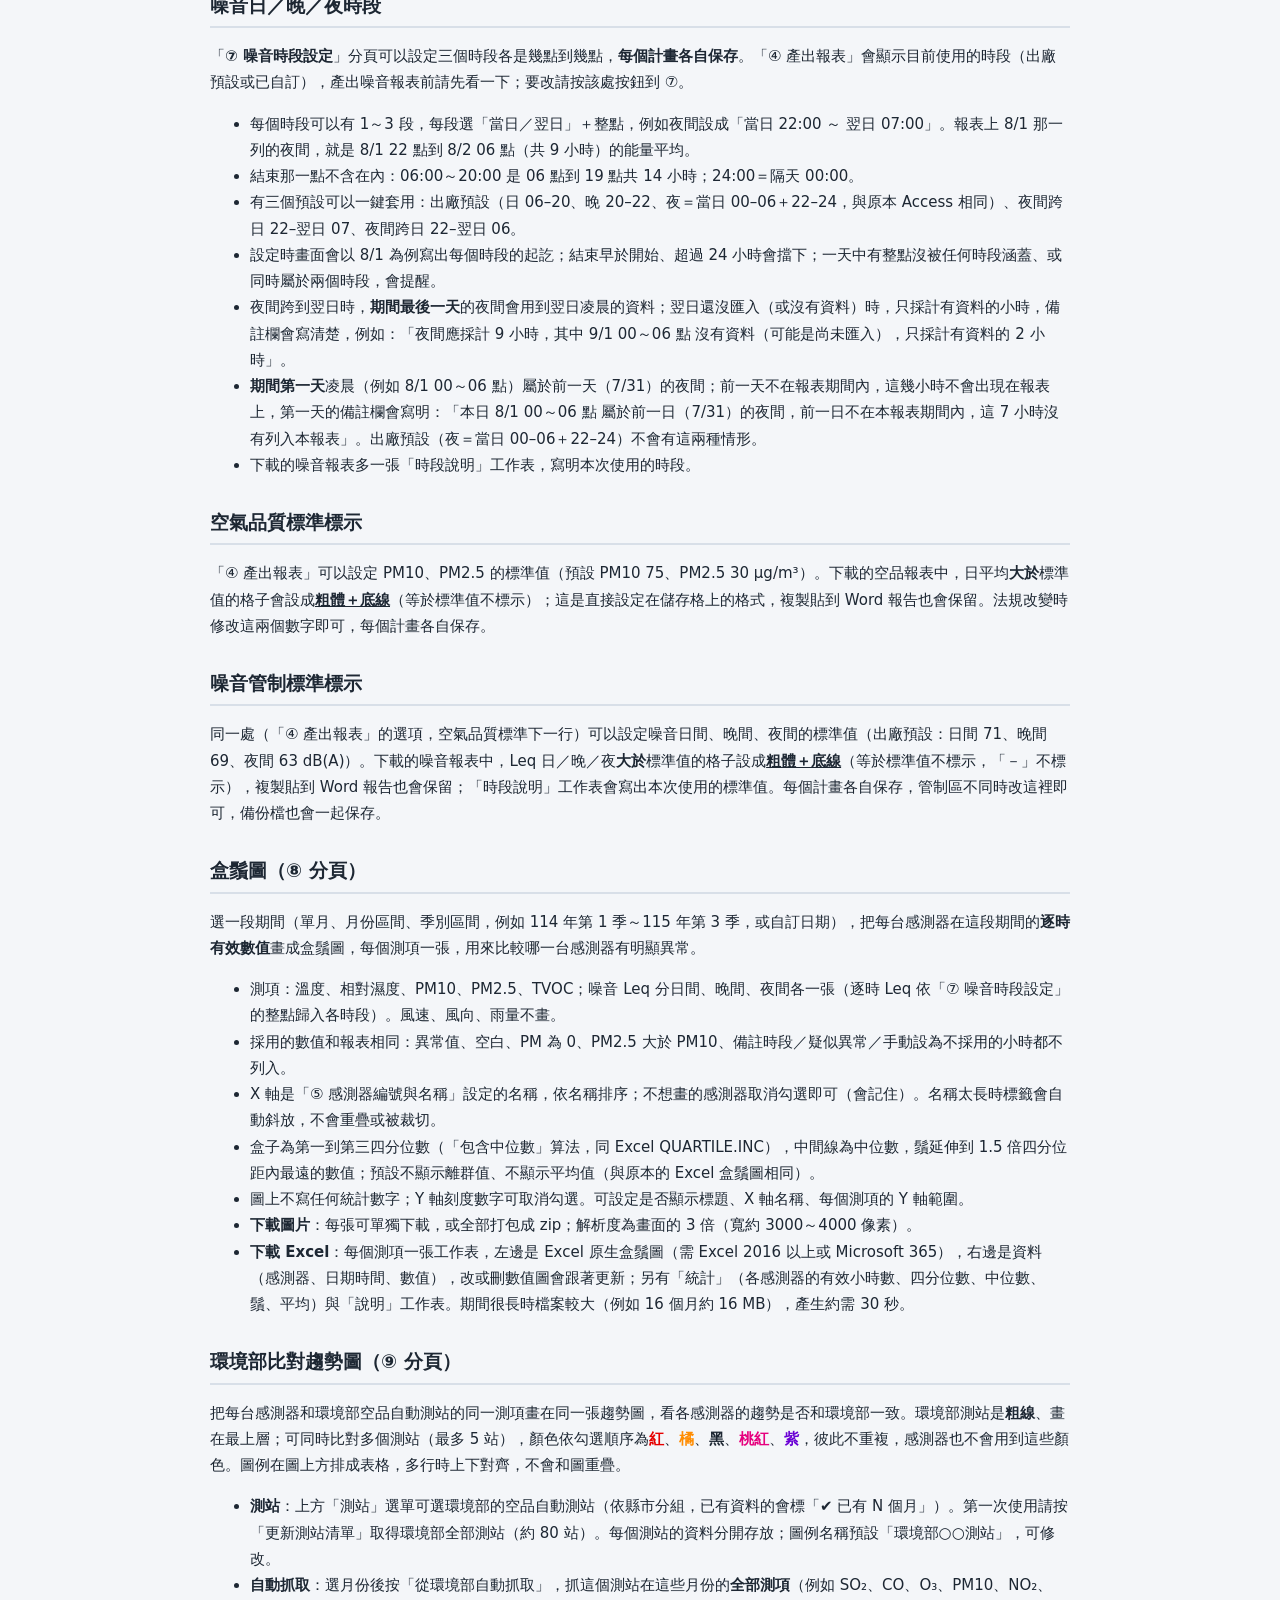
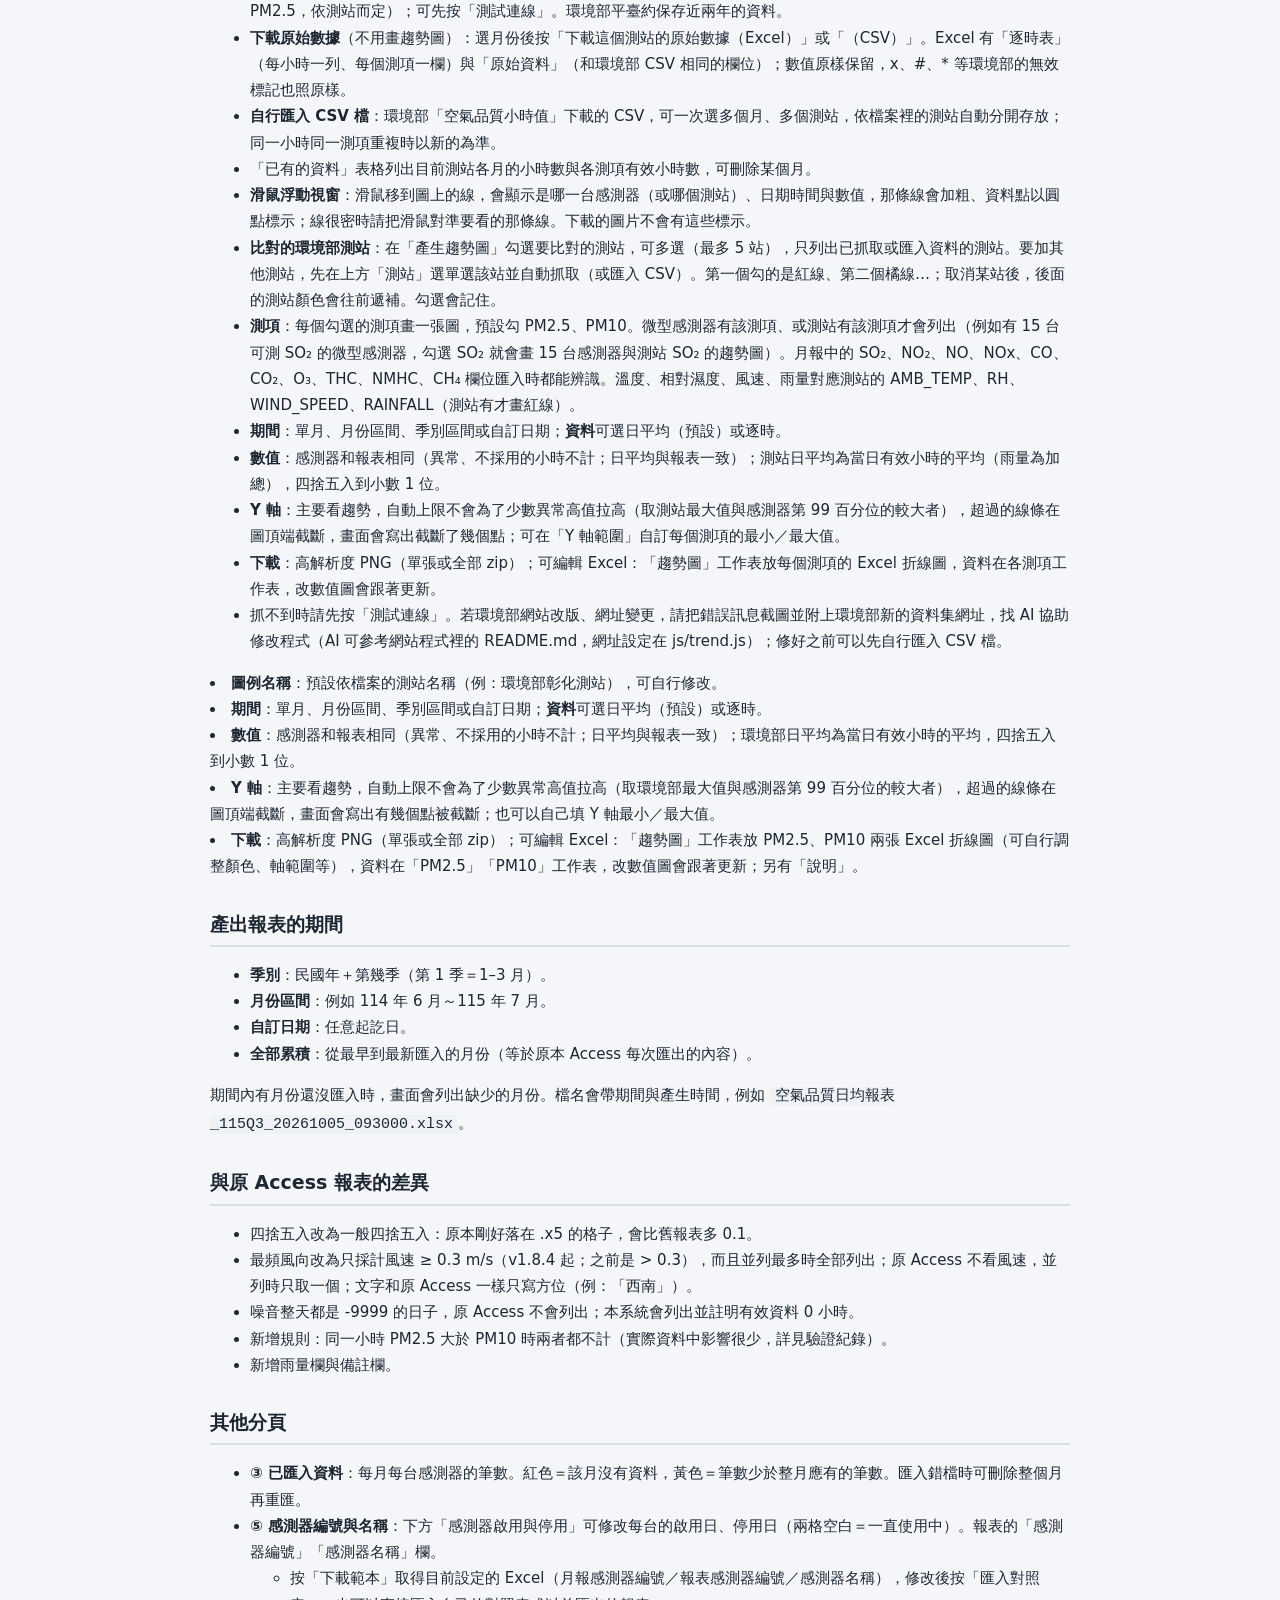
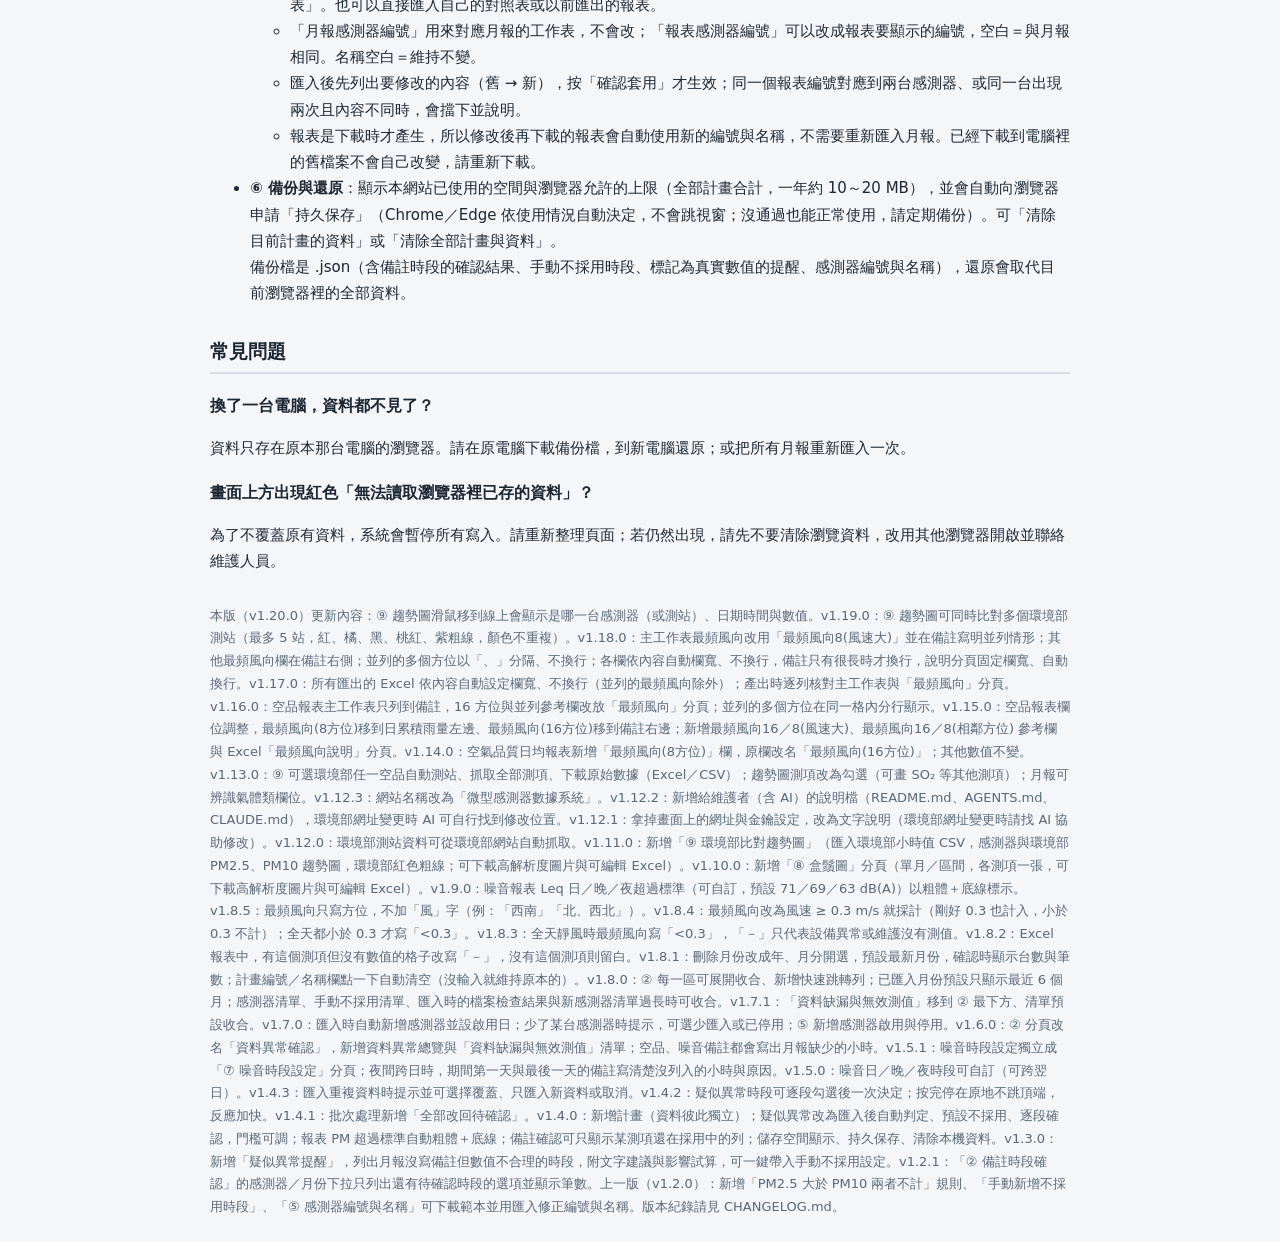
<file: 使用說明.html>
<!doctype html>
<html lang="zh-Hant">
<head>
<meta charset="utf-8">
<meta name="viewport" content="width=device-width, initial-scale=1">
<title>使用說明｜微型感測器數據系統</title>
<style>
body{margin:0;background:#f4f6f9;color:#1d2733;font-family:"Microsoft JhengHei","PingFang TC","Noto Sans TC",system-ui,sans-serif;line-height:1.75;font-size:15px}
.wrap{max-width:860px;margin:0 auto;padding:16px}
h1{font-size:24px;margin:8px 0}
h2{font-size:19px;margin:28px 0 8px;padding-bottom:4px;border-bottom:2px solid #d8dfe8}
h3{font-size:16px;margin:18px 0 6px}
.card{background:#fff;border:1px solid #d8dfe8;border-radius:10px;padding:14px 18px;margin:12px 0}
table{border-collapse:collapse;width:100%;font-size:14px;background:#fff}
th,td{border:1px solid #d8dfe8;padding:5px 8px;text-align:left;vertical-align:top}
th{background:#e8eef5}
.note{background:#fff6e0;border-radius:6px;padding:8px 12px;color:#4a3000}
code{background:#eef2f6;padding:1px 5px;border-radius:4px}
a{color:#1f5fa8}
</style>
</head>
<body><div class="wrap">
<h1>微型感測器數據系統 使用說明</h1>
<p>本網站取代原本的 Access 資料庫：每月匯入「數據月報」，需要時選擇季別或區間，下載「空氣品質日均報表」與「噪音 Leq 日晚夜報表」。</p>

<div class="card note"><b>資料存在哪裡？</b>匯入的資料只存在<b>您這台電腦的這個瀏覽器</b>裡，不會上傳到 GitHub，別人打開網站也看不到。換電腦、換瀏覽器、清除瀏覽資料之前，請到「⑥ 備份與還原」下載備份檔；到新電腦後用同一份備份檔還原即可。</div>

<h2>計畫</h2>
<ul>
  <li>畫面上方可以切換、新增計畫（計畫編號最多 20 字、名稱最多 40 字），也可以修改編號／名稱或刪除計畫。</li>
  <li><b>每個計畫的資料完全獨立</b>：匯入的月報、備註確認、手動與自動不採用、感測器名稱、門檻與標準值都各自保存，切換計畫不會互相影響。</li>
  <li>下載的報表與備份檔名前面會加上計畫編號。備份檔只含目前計畫；還原時如果備份是別的計畫，畫面會提醒。</li>
  <li>v1.3.0 以前匯入的資料會自動成為「未命名計畫」，請按「修改編號／名稱」補上。</li>
</ul>

<h2>每月的操作</h2>
<ol>
  <li>到「① 匯入月報」選擇當月的數據月報（.xlsx，可一次選多份）。</li>
  <li>畫面會列出每份檔案的<b>資料月份</b>、感測器數、非有效資料筆數，以及需要確認的事項。</li>
  <li>確認「新增 N 筆、覆蓋 M 筆」無誤後，按「確認匯入」。</li>
  <li>到「② 資料異常確認」檢查月報備註欄有文字的時段（分頁上的紅色數字＝待確認筆數），確認後按「確認並重新計算」。</li>
  <li>需要報表時到「④ 產出報表」選擇期間，按下載。</li>
</ol>

<h2>匯入的規則</h2>
<ul>
  <li>系統依<b>工作表的內容</b>判讀，不看檔名：工作表名稱是感測器編號（一串數字），表頭辨識 TMP、HUM、PM10、PM2.5、TVOC、WD、WS、RA（雨量）、Leq、Leq(max)、備註等欄位。欄位順序不同、工作表順序不同都沒關係。</li>
  <li>工作表名稱不是編號時，會從表頭文字找 7 位數編號。</li>
  <li><b>重複匯入同一個月</b>：匯入前會跳出黃色提示「已有 X 筆資料重複」，逐月列出重複筆數與其中數值不同的筆數，請選擇：<b>覆蓋重複的資料並匯入</b>（改用新檔案的數值）、<b>只匯入新資料</b>（重複的保留原本的數值）或<b>取消匯入</b>。不論哪一種都不會重複計算。覆蓋後數值有變的小時，如果之前在備註時段確認過，會變成「月報已更新，請重新確認」。</li>
  <li><b>新增的感測器</b>：匯入時自動加入，編號取自工作表、名稱取自月報表頭文字（例如「微型感測器20」），匯入前的確認畫面會列出。如果它是之後才裝的（之前已匯入過更早的月份，或第一筆資料不是 1 號），會自動把第一筆資料那天設為<b>啟用日</b>，之前的日子不算缺漏。</li>
  <li><b>少了某一台感測器</b>：這次匯入的月份沒有某台之前有的感測器時，確認畫面會跳出黃色提示，逐台選擇：<b>資料少匯入，之後再補</b>（預設，會繼續列在「② 資料異常確認」的缺漏清單）、<b>感測器已停用</b>（填停用日，預設是最後一筆資料的隔天），或<b>那時還沒啟用</b>（補匯入較早的月份時才會出現）。停用日當天起，報表不列空白日、也不列為缺漏。已停用的感測器如果又出現資料，會提醒您。</li>
  <li><b>會擋下不匯入</b>的情況：同一張工作表裡同一個時間出現兩次；同一台感測器出現在兩張工作表；一次選的兩份檔案裡有同一台感測器的同一個時間。畫面會寫出是哪幾列、哪兩份檔案，請修正後再匯入。</li>
  <li>只支援 .xlsx。若是 .xls，請先用 Excel 另存成 .xlsx。</li>
  <li>表頭文字認不得的欄位會提示「未匯入」，不會擋下整份檔案。</li>
</ul>

<h2>資料異常確認（② 分頁）</h2>
<p>這一頁集中列出所有會影響報表的狀況，最上方的「資料異常總覽」一次看到各類數量，點一下就跳到該區：</p>
<p>在這一頁往下捲時，上方會一直顯示深藍色的<b>快速跳轉列</b>（總覽、月報備註時段、疑似異常、手動不採用、資料缺漏、回頂端、全部收合、全部展開），數字是待處理的數量；切到其他分頁就不會出現。每一區的<b>標題可以點一下收合或展開</b>，按跳轉會自動展開該區。</p>
<ul>
  <li><b>月報備註時段</b>：月報備註欄有文字的時段，需要您確認（紅色數字＝待確認筆數）。</li>
  <li><b>疑似異常</b>：數值不合理的時段，匯入時自動判定、預設不採用，請逐段確認（咖啡色「異常 N」）。</li>
  <li><b>資料缺漏與無效測值</b>（放在頁面最下方，清單預設收合，按「展開清單」或點總覽的第 ⑤ 項才會打開；灰色「缺 N」＝整月沒有資料＋缺少小時的段數）：
    <ul>
      <li>整月沒有資料：某感測器在已匯入的月份完全沒有資料，可能是漏匯入該感測器。</li>
      <li>缺少小時：月報少了這些小時（整列都沒有）。</li>
      <li>測值空白或無效：有這一列，但數值是空白、負值或文字。</li>
    </ul>
    這些小時本來就不列入計算，只供檢查，不需要按確認；要補資料就重新匯入該月月報。</li>
  <li><b>自動不計的測值</b>：PM 為 0、PM2.5 大於 PM10 的小時數。</li>
  <li><b>手動不採用時段</b>：您自己設定的時段。</li>
</ul>

<h2>月報備註時段確認</h2>
<p>月報「備註」欄有文字（例如「PM低值」「檢修完畢」「伺服器異常」）的時段，通常代表設備有狀況，但數值不一定是負值。</p>
<ul>
  <li>系統會把<b>備註有文字、而且還有有效數值</b>的時段列在「② 資料異常確認」，待確認的列以<b>紅框</b>標示。</li>
  <li>每個數值下方有「不採用」勾選框；也可用「全部不採用／全部採用」一次設定整列。</li>
  <li><b>大量處理（像 Excel 篩選）</b>：
    <ol>
      <li>打開「月報備註篩選」，勾選要處理的備註（可按「全選」、或在「備註含」輸入關鍵字如 <code>PM</code> 後按「只看含此關鍵字」）。也可用上方的感測器、月份縮小範圍。</li>
      <li>在表格左上角「選取」打勾＝全選目前列出的列；也可以只勾其中幾列。</li>
      <li>在「批次設定」勾選要處理的測項（例如 PM10、PM2.5），按「選取列的這些測項 → 不採用」。其他測項不受影響，照常採用。按錯可按「改回採用」。</li>
      <li>確認畫面無誤後按「確認並重新計算」。確認完，備註篩選會自動恢復全選，顯示剩下的待確認時段。</li>
    </ol></li>
  <li>按「確認並重新計算」後，勾選不採用的數值會當成異常值、不列入計算；畫面會列出因此改變的日平均（確認前 → 確認後）。</li>
  <li>備註有文字、但數值本來就全部是負值或空白的時段，已自動不列入計算，不需確認，只顯示筆數。</li>
  <li>「只顯示」下拉可以只列出某個測項<b>還在採用中</b>的列（例如「PM10 還在採用中的列」），用來檢查有沒有漏勾。</li>
  <li>確認完的時段會從「待確認」清單消失；上方「感測器」「月份」下拉只列出還有待確認時段的選項，括號是筆數，某台全部確認完就不會再出現。要修改已確認的，把「顯示」切到「已確認」。</li>
  <li>若之後重新匯入的月報把這個時段的數值或備註改了，之前的確認會失效並以虛線紅框標示「月報已更新，請重新確認」。</li>
  <li>還有待確認的時段時，仍然可以產出報表（先採用原始數值），畫面會提醒。報表備註欄會寫出「確認不採用：PM10 1小時」之類的說明。</li>
</ul>

<h2>疑似異常時段（自動判定，預設不採用）</h2>
<p>匯入月報時，系統會依「異常判定門檻」找出明顯不合理的數值，<b>先設為不採用</b>，列在「② 資料異常確認」頁的「疑似異常時段」，請您逐段確認（分頁上咖啡色「異常 N」＝待確認段數）。匯入前的確認畫面也會先告訴您這份檔案有幾段。</p>
<table>
<tr><th style="width:36%">出廠預設門檻（可修改、可關閉）</th><th>說明</th></tr>
<tr><td>Leq ≥ 999</td><td>儀器錯誤碼。</td></tr>
<tr><td>Leq &gt; 120 dB、&lt; 30 dB</td><td>一般環境不太可能出現。</td></tr>
<tr><td>PM10 或 PM2.5 ≥ 990 μg/m³</td><td>接近儀器上限（飽和或故障），PM10、PM2.5 一起不採用。</td></tr>
<tr><td>相對濕度 &gt; 100%</td><td>些微超過可能是感測器誤差，可以改回採用。</td></tr>
<tr><td>溫度 &lt; −10℃ 或 &gt; 50℃</td><td>超出一般環境範圍。</td></tr>
<tr><td>風速 &gt; 40 m/s</td><td>強烈颱風等級。</td></tr>
<tr><td>風向 &gt; 360 度</td><td>角度不合理。</td></tr>
<tr><td>時雨量 &gt; 150 mm</td><td>極少見的豪雨。</td></tr>
<tr><td>PM10、PM2.5、TVOC、濕度同值連續 ≥ 12 小時</td><td>可能卡住。PM 為 0 已另外處理，不列入。</td></tr>
</table>
<ul>
  <li>每一段寫出：時段、狀況、數值範圍、月報有沒有備註，以及<b>採用與不採用時報表的差別</b>。</li>
  <li>確認是異常 →「確認不採用」；是真實數值 →「改回採用（這是真實數值）」；按錯可「改回待確認」。也可以用「批次處理目前列出的 N 段」一次「全部確認不採用／全部改回採用／全部改回待確認」（可先用顯示狀態、感測器、狀況篩選；和目前顯示狀態相同的按鈕會隱藏）。</li>
  <li>每一段左上角有「勾選」，可先勾選多段（或「全選目前列出的段」），最後在上方一次按「確認不採用／改回採用／改回待確認」。按完畫面會停在原地，結果顯示在右下角。</li>
  <li><b>只有符合門檻的小時會不採用</b>；中間相隔 3 小時以內的只是合併成一段顯示。</li>
  <li>還沒確認的段落也是「不採用」，報表備註寫「自動判定異常不計：PM10 5小時」。</li>
  <li>門檻在「異常判定門檻」修改後按「儲存並重新判定」。門檻改變後段落範圍會不同，新的段落會列為待確認。</li>
  <li>只有其中幾小時有問題時，可先「改回採用」，再用下方「手動新增不採用時段」只設定有問題的時間。</li>
</ul>

<h2>手動新增不採用時段</h2>
<p>月報<b>沒有寫備註</b>、但您判斷數值有問題的時段（例如 PM 感測器壞了好幾天才開始寫備註），在「② 資料異常確認」頁面下方的「手動新增不採用時段」設定：</p>
<ol>
  <li>選感測器，填「從」「到」的日期時間（兩端都包含在內），勾選要不採用的測項，原因可寫可不寫。</li>
  <li>下方會先顯示這個範圍有幾小時資料、會排除幾個有效數值。</li>
  <li>按「新增並重新計算」，畫面列出因此改變的日平均（前 → 後）。報表備註欄會寫「手動不採用：PM10 18、PM2.5 18小時」。</li>
  <li>設定好的時段列在下方表格，可以刪除；刪除後同樣重新計算並列出變動。</li>
</ol>
<p>手動時段和月報內容無關，之後重新匯入同一個月的月報，設定仍然有效。</p>

<h2>計算方式</h2>
<table>
<tr><th style="width:24%">項目</th><th>規則</th></tr>
<tr><td>非有效資料</td><td>負值（-9999 或其他負數）、空白、文字＝儀器異常，<b>不列入計算，也不當成 0</b>。PM10、PM2.5 測值剛好為 0 也視為異常（沿用原 Access 的做法）。<br>同一小時 <b>PM2.5 大於 PM10</b>（PM2.5 是 PM10 的一部分，不可能比較大）：無法判斷是哪一個測錯，PM10 與 PM2.5 <b>兩者都不計</b>；PM2.5 等於 PM10 仍算有效。報表備註欄會寫「PM2.5大於PM10不計：N小時」。<br>這兩項都可在「④ 產出報表」取消勾選。</td></tr>
<tr><td>TMP、HUM、PM10、PM2.5、TVOC、WS</td><td>當日有效值的算術平均，一般四捨五入到小數 1 位（以精確十進位計算，不受電腦浮點誤差影響）。</td></tr>
<tr><td>雨量</td><td>當日有效值<b>加總</b>（日累積雨量，mm）。只有具雨量欄位的測站有數值，其他測站空白。</td></tr>
<tr><td>最頻風向</td><td>風向角度換算成 16 方位文字，每個方位 22.5°：北 348.75°～11.25°、北北東 11.25°～33.75°、東北 33.75°～56.25°……依此類推（剛好落在分界的角度歸下一個方位，例如 11.25° 算北北東）。<br>只採計<b>同一小時風速有效且大於或等於 0.3 m/s</b> 的風向（小於 0.3 不計，剛好 0.3 要計入）。取當日出現次數最多的方位；若有 N 個方位同時並列最多，<b>N 個全部列出</b>，順序由北起順時針，以「、」分隔、不換行。16 方位在備註右側（參考用）。只寫方位，不加「風」字（例：「北」「北、西北」）。當日風向或風速因設備異常、維護沒有測值時寫「－」。<br><b>靜風</b>：當日風向、風速都有測值，但每小時風速都小於 0.3 m/s（沒有可採計的小時），最頻風向寫「<b>&lt;0.3</b>」，備註寫「全天風速都 < 0.3 m/s（靜風 N 小時）」。「－」只代表設備異常或維護沒有測值。</td></tr>
<tr><td>最頻風向(8方位)</td><td>在備註右側（參考用）。8 方位：北、東北、東、東南、南、西南、西、西北，每個方位 45°：北 337.5°～22.5°、東北 22.5°～67.5°……依此類推（剛好落在分界的角度歸下一個方位）。<br>由風向角度<b>直接換算</b>，不是把 16 方位合併；兩者扇區邊界不同，所以同一天 16 方位是「北北東」、8 方位可能是「北」或「東北」。採計規則（風速 ≥ 0.3）、並列全部列出、「&lt;0.3」「－」的寫法都和 16 方位相同。</td></tr>
<tr><td>最頻風向16／8(風速大)<br>最頻風向16／8(相鄰方位)</td><td>並列時再挑一個的參考欄（「16」用 16 方位、「8」用 8 方位算），沒有並列時都等於一般最頻風向。<br><b>風速大</b>：並列的方位中，取當日採計小時平均風速最大者；平均風速也相同仍全部列出。<br><b>相鄰方位</b>：並列的方位各自加上左右相鄰兩個方位的次數，取總和最大者；總和也相同仍全部列出。<br>這兩種不是官方規定，報告引用時請寫明採用哪一種；Excel 的「最頻風向說明」分頁有詳細說明與例子。<br><b>主工作表「空氣品質日均」的最頻風向欄＝最頻風向8(風速大)</b>（報告主要來源，在日累積雨量左邊）；8 方位並列時，備註寫「8方位最頻風向並列（…），取平均風速較大者」，平均風速也相同則寫「…且平均風速相同，全部列出」。其他 5 欄接在備註右側（參考用）。</td></tr>
<tr><td>噪音 Leq 日／晚／夜</td><td>出廠預設：日＝06:00–19:59（14 小時）、晚＝20:00–21:59（2 小時）、夜＝<b>同一日曆日</b>的 00:00–05:59 加 22:00–23:59（8 小時）；可在「⑦ 噪音時段設定」自訂（見下方「噪音日／晚／夜時段」）。各時段做能量平均：10 × log<sub>10</sub>( 平均(10<sup>L/10</sup>) )，四捨五入到小數 1 位。</td></tr>
<tr><td>備註欄</td><td>「有效資料 N 小時」：各項目有效筆數相同時只寫一個數字，不同時分別列出（例：「有效資料：TMP 24、HUM 24、PM10 20、PM2.5 20、TVOC 24小時」）。有風向的測站另外寫「最頻風向採計 N 小時（風速≥0.3）」。噪音寫「有效資料 N 小時（日 a、晚 b、夜 c）」。<br>月報少了某幾個小時時會寫明是哪幾點：空品例「月報缺少 8/5 03～05 點（3 小時）的資料，不列入」；噪音例「夜間應採計 8 小時，其中 8/5 03～05 點 沒有資料（月報沒有這幾個小時），只採計有資料的 5 小時」，翌日月份還沒匯入時括號內寫「尚未匯入」。在「② 資料異常確認」勾選不採用的，寫「確認不採用：PM10 1、PM2.5 1小時」。月報原本的備註也會彙整列出，例如「月報備註：伺服器異常×4」。<br>本系統<b>不設最低有效時數門檻</b>，只有 1 小時有效也照算，請用備註判斷是否採用。</td></tr>
<tr><td>沒有數值的格子</td><td>感測器有這個測項、但當日沒有有效數值（設備異常、維護、空白、不採用、當日無資料）時，Excel 寫「－」（置中）；感測器<b>沒有</b>這個測項（例如沒有雨量計、沒有風速風向），則留白。</td></tr>
<tr><td>整天沒有資料</td><td>預設會列出該日並註明「當日無資料（有效資料 0 小時）」，可取消勾選。</td></tr>
</table>

<h2>噪音日／晚／夜時段</h2>
<p>「<b>⑦ 噪音時段設定</b>」分頁可以設定三個時段各是幾點到幾點，<b>每個計畫各自保存</b>。「④ 產出報表」會顯示目前使用的時段（出廠預設或已自訂），產出噪音報表前請先看一下；要改請按該處按鈕到 ⑦。</p>
<ul>
  <li>每個時段可以有 1～3 段，每段選「當日／翌日」＋整點，例如夜間設成「當日 22:00 ～ 翌日 07:00」。報表上 8/1 那一列的夜間，就是 8/1 22 點到 8/2 06 點（共 9 小時）的能量平均。</li>
  <li>結束那一點不含在內：06:00～20:00 是 06 點到 19 點共 14 小時；24:00＝隔天 00:00。</li>
  <li>有三個預設可以一鍵套用：出廠預設（日 06–20、晚 20–22、夜＝當日 00–06＋22–24，與原本 Access 相同）、夜間跨日 22–翌日 07、夜間跨日 22–翌日 06。</li>
  <li>設定時畫面會以 8/1 為例寫出每個時段的起訖；結束早於開始、超過 24 小時會擋下；一天中有整點沒被任何時段涵蓋、或同時屬於兩個時段，會提醒。</li>
  <li>夜間跨到翌日時，<b>期間最後一天</b>的夜間會用到翌日凌晨的資料；翌日還沒匯入（或沒有資料）時，只採計有資料的小時，備註欄會寫清楚，例如：「夜間應採計 9 小時，其中 9/1 00～06 點 沒有資料（可能是尚未匯入），只採計有資料的 2 小時」。</li>
  <li><b>期間第一天</b>凌晨（例如 8/1 00～06 點）屬於前一天（7/31）的夜間；前一天不在報表期間內，這幾小時不會出現在報表上，第一天的備註欄會寫明：「本日 8/1 00～06 點 屬於前一日（7/31）的夜間，前一日不在本報表期間內，這 7 小時沒有列入本報表」。出廠預設（夜＝當日 00–06＋22–24）不會有這兩種情形。</li>
  <li>下載的噪音報表多一張「時段說明」工作表，寫明本次使用的時段。</li>
</ul>

<h2>空氣品質標準標示</h2>
<p>「④ 產出報表」可以設定 PM10、PM2.5 的標準值（預設 PM10 75、PM2.5 30 μg/m³）。下載的空品報表中，日平均<b>大於</b>標準值的格子會設成<b><u>粗體＋底線</u></b>（等於標準值不標示）；這是直接設定在儲存格上的格式，複製貼到 Word 報告也會保留。法規改變時修改這兩個數字即可，每個計畫各自保存。</p>
<h2>噪音管制標準標示</h2>
<p>同一處（「④ 產出報表」的選項，空氣品質標準下一行）可以設定噪音日間、晚間、夜間的標準值（出廠預設：日間 71、晚間 69、夜間 63 dB(A)）。下載的噪音報表中，Leq 日／晚／夜<b>大於</b>標準值的格子設成<b><u>粗體＋底線</u></b>（等於標準值不標示，「－」不標示），複製貼到 Word 報告也會保留；「時段說明」工作表會寫出本次使用的標準值。每個計畫各自保存，管制區不同時改這裡即可，備份檔也會一起保存。</p>
<h2>盒鬚圖（⑧ 分頁）</h2>
<p>選一段期間（單月、月份區間、季別區間，例如 114 年第 1 季～115 年第 3 季，或自訂日期），把每台感測器在這段期間的<b>逐時有效數值</b>畫成盒鬚圖，每個測項一張，用來比較哪一台感測器有明顯異常。</p>
<ul>
  <li>測項：溫度、相對濕度、PM10、PM2.5、TVOC；噪音 Leq 分日間、晚間、夜間各一張（逐時 Leq 依「⑦ 噪音時段設定」的整點歸入各時段）。風速、風向、雨量不畫。</li>
  <li>採用的數值和報表相同：異常值、空白、PM 為 0、PM2.5 大於 PM10、備註時段／疑似異常／手動設為不採用的小時都不列入。</li>
  <li>X 軸是「⑤ 感測器編號與名稱」設定的名稱，依名稱排序；不想畫的感測器取消勾選即可（會記住）。名稱太長時標籤會自動斜放，不會重疊或被裁切。</li>
  <li>盒子為第一到第三四分位數（「包含中位數」算法，同 Excel QUARTILE.INC），中間線為中位數，鬚延伸到 1.5 倍四分位距內最遠的數值；預設不顯示離群值、不顯示平均值（與原本的 Excel 盒鬚圖相同）。</li>
  <li>圖上不寫任何統計數字；Y 軸刻度數字可取消勾選。可設定是否顯示標題、X 軸名稱、每個測項的 Y 軸範圍。</li>
  <li><b>下載圖片</b>：每張可單獨下載，或全部打包成 zip；解析度為畫面的 3 倍（寬約 3000～4000 像素）。</li>
  <li><b>下載 Excel</b>：每個測項一張工作表，左邊是 Excel 原生盒鬚圖（需 Excel 2016 以上或 Microsoft 365），右邊是資料（感測器、日期時間、數值），改或刪數值圖會跟著更新；另有「統計」（各感測器的有效小時數、四分位數、中位數、鬚、平均）與「說明」工作表。期間很長時檔案較大（例如 16 個月約 16 MB），產生約需 30 秒。</li>
</ul>
<h2>環境部比對趨勢圖（⑨ 分頁）</h2>
<p>把每台感測器和環境部空品自動測站的同一測項畫在同一張趨勢圖，看各感測器的趨勢是否和環境部一致。環境部測站是<b>粗線</b>、畫在最上層；可同時比對多個測站（最多 5 站），顏色依勾選順序為<b style="color:#e60000">紅</b>、<b style="color:#ff8c00">橘</b>、<b>黑</b>、<b style="color:#e6007e">桃紅</b>、<b style="color:#6a00d4">紫</b>，彼此不重複，感測器也不會用到這些顏色。圖例在圖上方排成表格，多行時上下對齊，不會和圖重疊。</p>
<ul>
  <li><b>測站</b>：上方「測站」選單可選環境部的空品自動測站（依縣市分組，已有資料的會標「✔ 已有 N 個月」）。第一次使用請按「更新測站清單」取得環境部全部測站（約 80 站）。每個測站的資料分開存放；圖例名稱預設「環境部○○測站」，可修改。</li>
  <li><b>自動抓取</b>：選月份後按「從環境部自動抓取」，抓這個測站在這些月份的<b>全部測項</b>（例如 SO₂、CO、O₃、PM10、NO₂、PM2.5，依測站而定）；可先按「測試連線」。環境部平臺約保存近兩年的資料。</li>
  <li><b>下載原始數據</b>（不用畫趨勢圖）：選月份後按「下載這個測站的原始數據（Excel）」或「（CSV）」。Excel 有「逐時表」（每小時一列、每個測項一欄）與「原始資料」（和環境部 CSV 相同的欄位）；數值原樣保留，x、#、* 等環境部的無效標記也照原樣。</li>
  <li><b>自行匯入 CSV 檔</b>：環境部「空氣品質小時值」下載的 CSV，可一次選多個月、多個測站，依檔案裡的測站自動分開存放；同一小時同一測項重複時以新的為準。</li>
  <li>「已有的資料」表格列出目前測站各月的小時數與各測項有效小時數，可刪除某個月。</li>
  <li><b>滑鼠浮動視窗</b>：滑鼠移到圖上的線，會顯示是哪一台感測器（或哪個測站）、日期時間與數值，那條線會加粗、資料點以圓點標示；線很密時請把滑鼠對準要看的那條線。下載的圖片不會有這些標示。</li>
  <li><b>比對的環境部測站</b>：在「產生趨勢圖」勾選要比對的測站，可多選（最多 5 站），只列出已抓取或匯入資料的測站。要加其他測站，先在上方「測站」選單選該站並自動抓取（或匯入 CSV）。第一個勾的是紅線、第二個橘線…；取消某站後，後面的測站顏色會往前遞補。勾選會記住。</li>
  <li><b>測項</b>：每個勾選的測項畫一張圖，預設勾 PM2.5、PM10。微型感測器有該測項、或測站有該測項才會列出（例如有 15 台可測 SO₂ 的微型感測器，勾選 SO₂ 就會畫 15 台感測器與測站 SO₂ 的趨勢圖）。月報中的 SO₂、NO₂、NO、NOx、CO、CO₂、O₃、THC、NMHC、CH₄ 欄位匯入時都能辨識。溫度、相對濕度、風速、雨量對應測站的 AMB_TEMP、RH、WIND_SPEED、RAINFALL（測站有才畫紅線）。</li>
  <li><b>期間</b>：單月、月份區間、季別區間或自訂日期；<b>資料</b>可選日平均（預設）或逐時。</li>
  <li><b>數值</b>：感測器和報表相同（異常、不採用的小時不計；日平均與報表一致）；測站日平均為當日有效小時的平均（雨量為加總），四捨五入到小數 1 位。</li>
  <li><b>Y 軸</b>：主要看趨勢，自動上限不會為了少數異常高值拉高（取測站最大值與感測器第 99 百分位的較大者），超過的線條在圖頂端截斷，畫面會寫出截斷了幾個點；可在「Y 軸範圍」自訂每個測項的最小／最大值。</li>
  <li><b>下載</b>：高解析度 PNG（單張或全部 zip）；可編輯 Excel：「趨勢圖」工作表放每個測項的 Excel 折線圖，資料在各測項工作表，改數值圖會跟著更新。</li>
  <li>抓不到時請先按「測試連線」。若環境部網站改版、網址變更，請把錯誤訊息截圖並附上環境部新的資料集網址，找 AI 協助修改程式（AI 可參考網站程式裡的 README.md，網址設定在 js/trend.js）；修好之前可以先自行匯入 CSV 檔。</li>
</ul></li>
  <li><b>圖例名稱</b>：預設依檔案的測站名稱（例：環境部彰化測站），可自行修改。</li>
  <li><b>期間</b>：單月、月份區間、季別區間或自訂日期；<b>資料</b>可選日平均（預設）或逐時。</li>
  <li><b>數值</b>：感測器和報表相同（異常、不採用的小時不計；日平均與報表一致）；環境部日平均為當日有效小時的平均，四捨五入到小數 1 位。</li>
  <li><b>Y 軸</b>：主要看趨勢，自動上限不會為了少數異常高值拉高（取環境部最大值與感測器第 99 百分位的較大者），超過的線條在圖頂端截斷，畫面會寫出有幾個點被截斷；也可以自己填 Y 軸最小／最大值。</li>
  <li><b>下載</b>：高解析度 PNG（單張或全部 zip）；可編輯 Excel：「趨勢圖」工作表放 PM2.5、PM10 兩張 Excel 折線圖（可自行調整顏色、軸範圍等），資料在「PM2.5」「PM10」工作表，改數值圖會跟著更新；另有「說明」。</li>
</ul>

<h2>產出報表的期間</h2>
<ul>
  <li><b>季別</b>：民國年＋第幾季（第 1 季＝1–3 月）。</li>
  <li><b>月份區間</b>：例如 114 年 6 月～115 年 7 月。</li>
  <li><b>自訂日期</b>：任意起訖日。</li>
  <li><b>全部累積</b>：從最早到最新匯入的月份（等於原本 Access 每次匯出的內容）。</li>
</ul>
<p>期間內有月份還沒匯入時，畫面會列出缺少的月份。檔名會帶期間與產生時間，例如 <code>空氣品質日均報表_115Q3_20261005_093000.xlsx</code>。</p>

<h2>與原 Access 報表的差異</h2>
<ul>
  <li>四捨五入改為一般四捨五入：原本剛好落在 .x5 的格子，會比舊報表多 0.1。</li>
  <li>最頻風向改為只採計風速 ≥ 0.3 m/s（v1.8.4 起；之前是 &gt; 0.3），而且並列最多時全部列出；原 Access 不看風速，並列時只取一個；文字和原 Access 一樣只寫方位（例：「西南」）。</li>
  <li>噪音整天都是 -9999 的日子，原 Access 不會列出；本系統會列出並註明有效資料 0 小時。</li>
  <li>新增規則：同一小時 PM2.5 大於 PM10 時兩者都不計（實際資料中影響很少，詳見驗證紀錄）。</li>
  <li>新增雨量欄與備註欄。</li>
</ul>

<h2>其他分頁</h2>
<ul>
  <li><b>③ 已匯入資料</b>：每月每台感測器的筆數。紅色＝該月沒有資料，黃色＝筆數少於整月應有的筆數。匯入錯檔時可刪除整個月再重匯。</li>
  <li><b>⑤ 感測器編號與名稱</b>：下方「感測器啟用與停用」可修改每台的啟用日、停用日（兩格空白＝一直使用中）。報表的「感測器編號」「感測器名稱」欄。
    <ul>
      <li>按「下載範本」取得目前設定的 Excel（月報感測器編號／報表感測器編號／感測器名稱），修改後按「匯入對照表」。也可以直接匯入自己的對照表或以前匯出的報表。</li>
      <li>「月報感測器編號」用來對應月報的工作表，不會改；「報表感測器編號」可以改成報表要顯示的編號，空白＝與月報相同。名稱空白＝維持不變。</li>
      <li>匯入後先列出要修改的內容（舊 → 新），按「確認套用」才生效；同一個報表編號對應到兩台感測器、或同一台出現兩次且內容不同時，會擋下並說明。</li>
      <li>報表是下載時才產生，所以修改後再下載的報表會自動使用新的編號與名稱，不需要重新匯入月報。已經下載到電腦裡的舊檔案不會自己改變，請重新下載。</li>
    </ul></li>
  <li><b>⑥ 備份與還原</b>：顯示本網站已使用的空間與瀏覽器允許的上限（全部計畫合計，一年約 10～20 MB），並會自動向瀏覽器申請「持久保存」（Chrome／Edge 依使用情況自動決定，不會跳視窗；沒通過也能正常使用，請定期備份）。可「清除目前計畫的資料」或「清除全部計畫與資料」。<br>備份檔是 .json（含備註時段的確認結果、手動不採用時段、標記為真實數值的提醒、感測器編號與名稱），還原會取代目前瀏覽器裡的全部資料。</li>
</ul>

<h2>常見問題</h2>
<h3>換了一台電腦，資料都不見了？</h3>
<p>資料只存在原本那台電腦的瀏覽器。請在原電腦下載備份檔，到新電腦還原；或把所有月報重新匯入一次。</p>
<h3>畫面上方出現紅色「無法讀取瀏覽器裡已存的資料」？</h3>
<p>為了不覆蓋原有資料，系統會暫停所有寫入。請重新整理頁面；若仍然出現，請先不要清除瀏覽資料，改用其他瀏覽器開啟並聯絡維護人員。</p>

<p style="margin-top:30px;color:#5a6878;font-size:13px">本版（v1.20.0）更新內容：⑨ 趨勢圖滑鼠移到線上會顯示是哪一台感測器（或測站）、日期時間與數值。v1.19.0：⑨ 趨勢圖可同時比對多個環境部測站（最多 5 站，紅、橘、黑、桃紅、紫粗線，顏色不重複）。v1.18.0：主工作表最頻風向改用「最頻風向8(風速大)」並在備註寫明並列情形；其他最頻風向欄在備註右側；並列的多個方位以「、」分隔、不換行；各欄依內容自動欄寬、不換行，備註只有很長時才換行，說明分頁固定欄寬、自動換行。v1.17.0：所有匯出的 Excel 依內容自動設定欄寬、不換行（並列的最頻風向除外）；產出時逐列核對主工作表與「最頻風向」分頁。v1.16.0：空品報表主工作表只列到備註，16 方位與並列參考欄改放「最頻風向」分頁；並列的多個方位在同一格內分行顯示。v1.15.0：空品報表欄位調整，最頻風向(8方位)移到日累積雨量左邊、最頻風向(16方位)移到備註右邊；新增最頻風向16／8(風速大)、最頻風向16／8(相鄰方位) 參考欄與 Excel「最頻風向說明」分頁。v1.14.0：空氣品質日均報表新增「最頻風向(8方位)」欄，原欄改名「最頻風向(16方位)」；其他數值不變。v1.13.0：⑨ 可選環境部任一空品自動測站、抓取全部測項、下載原始數據（Excel／CSV）；趨勢圖測項改為勾選（可畫 SO₂ 等其他測項）；月報可辨識氣體類欄位。v1.12.3：網站名稱改為「微型感測器數據系統」。v1.12.2：新增給維護者（含 AI）的說明檔（README.md、AGENTS.md、CLAUDE.md），環境部網址變更時 AI 可自行找到修改位置。v1.12.1：拿掉畫面上的網址與金鑰設定，改為文字說明（環境部網址變更時請找 AI 協助修改）。v1.12.0：環境部測站資料可從環境部網站自動抓取。v1.11.0：新增「⑨ 環境部比對趨勢圖」（匯入環境部小時值 CSV，感測器與環境部 PM2.5、PM10 趨勢圖，環境部紅色粗線；可下載高解析度圖片與可編輯 Excel）。v1.10.0：新增「⑧ 盒鬚圖」分頁（單月／區間，各測項一張，可下載高解析度圖片與可編輯 Excel）。v1.9.0：噪音報表 Leq 日／晚／夜超過標準（可自訂，預設 71／69／63 dB(A)）以粗體＋底線標示。v1.8.5：最頻風向只寫方位，不加「風」字（例：「西南」「北、西北」）。v1.8.4：最頻風向改為風速 ≥ 0.3 m/s 就採計（剛好 0.3 也計入，小於 0.3 不計）；全天都小於 0.3 才寫「&lt;0.3」。v1.8.3：全天靜風時最頻風向寫「&lt;0.3」，「－」只代表設備異常或維護沒有測值。v1.8.2：Excel 報表中，有這個測項但沒有數值的格子改寫「－」，沒有這個測項則留白。v1.8.1：刪除月份改成年、月分開選，預設最新月份，確認時顯示台數與筆數；計畫編號／名稱欄點一下自動清空（沒輸入就維持原本的）。v1.8.0：② 每一區可展開收合、新增快速跳轉列；已匯入月份預設只顯示最近 6 個月；感測器清單、手動不採用清單、匯入時的檔案檢查結果與新感測器清單過長時可收合。v1.7.1：「資料缺漏與無效測值」移到 ② 最下方、清單預設收合。v1.7.0：匯入時自動新增感測器並設啟用日；少了某台感測器時提示，可選少匯入或已停用；⑤ 新增感測器啟用與停用。v1.6.0：② 分頁改名「資料異常確認」，新增資料異常總覽與「資料缺漏與無效測值」清單；空品、噪音備註都會寫出月報缺少的小時。v1.5.1：噪音時段設定獨立成「⑦ 噪音時段設定」分頁；夜間跨日時，期間第一天與最後一天的備註寫清楚沒列入的小時與原因。v1.5.0：噪音日／晚／夜時段可自訂（可跨翌日）。v1.4.3：匯入重複資料時提示並可選擇覆蓋、只匯入新資料或取消。v1.4.2：疑似異常時段可逐段勾選後一次決定；按完停在原地不跳頂端，反應加快。v1.4.1：批次處理新增「全部改回待確認」。v1.4.0：新增計畫（資料彼此獨立）；疑似異常改為匯入後自動判定、預設不採用、逐段確認，門檻可調；報表 PM 超過標準自動粗體＋底線；備註確認可只顯示某測項還在採用中的列；儲存空間顯示、持久保存、清除本機資料。v1.3.0：新增「疑似異常提醒」，列出月報沒寫備註但數值不合理的時段，附文字建議與影響試算，可一鍵帶入手動不採用設定。v1.2.1：「② 備註時段確認」的感測器／月份下拉只列出還有待確認時段的選項並顯示筆數。上一版（v1.2.0）：新增「PM2.5 大於 PM10 兩者不計」規則、「手動新增不採用時段」、「⑤ 感測器編號與名稱」可下載範本並用匯入修正編號與名稱。版本紀錄請見 CHANGELOG.md。</p>
</div></body></html>
</file>
<file: css/app.css>
[hidden]{display:none !important}
:root{
  --bg:#f4f6f9; --card:#ffffff; --text:#1d2733; --muted:#5a6878; --line:#d8dfe8;
  --primary:#1f5fa8; --primary-text:#ffffff; --danger:#b3261e; --ok:#1e7a3c; --warn:#8a5a00;
  --warn-bg:#fff6e0; --err-bg:#fdecea; --ok-bg:#e8f5ec; --info-bg:#eef4fb; --head:#e8eef5;
}
*{box-sizing:border-box}
body{margin:0;background:var(--bg);color:var(--text);font-family:"Microsoft JhengHei","PingFang TC","Noto Sans TC",system-ui,sans-serif;font-size:15px;line-height:1.6}
.wrap{max-width:1100px;margin:0 auto;padding:0 16px}
.top{background:#17324f;color:#fff;padding:18px 0 14px}
.top h1{margin:0;font-size:22px}
.top .sub{margin:4px 0 0;color:#d6e2ef;font-size:14px}
.tabs{display:flex;gap:4px;flex-wrap:wrap;margin-top:14px}
.tabs button{border:1px solid var(--line);background:#fff;color:var(--text);padding:8px 14px;border-radius:8px 8px 0 0;cursor:pointer;font-size:15px}
.tabs button.on{background:var(--primary);color:var(--primary-text);border-color:var(--primary)}
.panel{margin-top:0}
.card{background:var(--card);border:1px solid var(--line);border-radius:10px;padding:16px 18px;margin:12px 0}
h2{margin:0 0 8px;font-size:19px}
h3{margin:14px 0 6px;font-size:16px}
.hint{color:var(--muted);font-size:14px;margin:4px 0}
.row{display:flex;flex-wrap:wrap;gap:8px;align-items:center;margin:10px 0}
button,.btnlike{border:1px solid var(--line);background:#fff;color:var(--text);padding:7px 14px;border-radius:6px;cursor:pointer;font-size:15px;display:inline-block}
button.primary,.btnlike.primary{background:var(--primary);color:var(--primary-text);border-color:var(--primary)}
button.danger{background:var(--danger);color:#fff;border-color:var(--danger)}
button:disabled{opacity:.5;cursor:not-allowed}
select,input[type=number],input[type=date],input[type=text]{font-size:15px;padding:5px 8px;border:1px solid var(--line);border-radius:6px;background:#fff;color:var(--text)}
.num{width:80px}
.drop{display:block;border:2px dashed #9fb3c8;border-radius:10px;padding:26px;text-align:center;cursor:pointer;color:var(--muted);background:#fafcfe}
.drop.over{background:var(--info-bg);border-color:var(--primary)}
.drop input{display:none}
.busy{margin-top:10px;padding:10px 12px;background:var(--info-bg);border-radius:6px;color:var(--text)}
.busy .bar{height:8px;background:#d5e2f0;border-radius:4px;margin-top:6px;overflow:hidden}
.busy .bar i{display:block;height:100%;background:var(--primary);width:0;transition:width .2s}
.fatal{background:var(--err-bg);border:1px solid var(--danger);color:#5c0f0a;border-radius:8px;padding:12px 16px;margin-top:12px}
.msg{padding:8px 12px;border-radius:6px;margin:6px 0}
.msg.ok{background:var(--ok-bg);color:#0f3d1e}
.msg.warn{background:var(--warn-bg);color:#4a3000}
.msg.err{background:var(--err-bg);color:#5c0f0a}
.msg.info{background:var(--info-bg);color:#16324f}
.info{margin:12px 0;padding:10px 12px;background:var(--info-bg);border-radius:6px;color:#16324f}
.scroll{overflow-x:auto}
table{border-collapse:collapse;font-size:14px;min-width:100%}
th,td{border:1px solid var(--line);padding:4px 8px;text-align:center;white-space:nowrap}
th{background:var(--head);color:var(--text)}
td.l,th.l{text-align:left}
td.bad{background:var(--err-bg);color:#5c0f0a}
td.part{background:var(--warn-bg);color:#4a3000}
.issues{margin:6px 0 0;padding-left:20px}
.issues li{margin:2px 0}
.issues .error{color:var(--danger)}
.issues .warn{color:var(--warn)}
.issues .info{color:var(--muted)}
.modes{display:flex;gap:18px;flex-wrap:wrap;margin:6px 0}
.opt{display:block;margin:4px 0}
.rules{margin:4px 0;padding-left:20px}
.foot{color:var(--muted);font-size:13px;padding:16px;text-align:center}
.foot a,.hint a{color:var(--primary)}
.file-title{font-weight:bold}
.tag{display:inline-block;padding:0 8px;border-radius:10px;font-size:13px;margin-left:6px}
.tag.err{background:var(--err-bg);color:#5c0f0a}
.tag.ok{background:var(--ok-bg);color:#0f3d1e}
.tag.warn{background:var(--warn-bg);color:#4a3000}
.namein{width:220px}

.badge{display:inline-block;min-width:20px;padding:0 6px;border-radius:10px;background:var(--danger);color:#fff;font-size:12px;line-height:18px;margin-left:4px}
.tabs button.on .badge{background:#fff;color:var(--danger)}
table.rv td{vertical-align:top}
table.rv tr.pending td{background:#fff5f4}
table.rv tr.pending{outline:2px solid var(--danger);outline-offset:-2px}
table.rv tr.changed{outline:2px dashed var(--danger);outline-offset:-2px}
table.rv td.val{min-width:66px}
table.rv td.val .v{display:block;font-weight:bold}
table.rv td.val.x .v{color:var(--danger);text-decoration:line-through}
table.rv td.val label{font-size:12px;color:var(--muted);white-space:nowrap}
table.rv td.note{white-space:normal;min-width:160px;max-width:260px;text-align:left;color:#5c0f0a;font-weight:bold}
table.rv button{padding:2px 8px;font-size:13px;margin:1px}
.st-p{color:var(--danger);font-weight:bold}
.st-c{color:var(--ok)}

.notefilter{border:1px solid var(--line);border-radius:8px;padding:6px 12px;margin:8px 0;background:#fafcfe}
.notefilter summary{cursor:pointer;font-weight:bold;color:var(--text)}
.nflist{max-height:220px;overflow:auto;columns:2 260px;column-gap:24px}
.nf{display:block;break-inside:avoid;padding:1px 0}
.bulk{border:1px solid #9fb3c8;background:var(--info-bg);color:#16324f;border-radius:8px;padding:8px 12px;margin:8px 0;position:sticky;top:0;z-index:2}
.bf{margin-right:12px;white-space:nowrap}
table.rv tr.sel td{background:#e7f0fb}
table.rv tr.pending.sel td{background:#f3e6ef}

.badge.warnb{background:#8a5a00}
.sg{border:2px solid #d9a441;border-radius:8px;padding:10px 14px;margin:10px 0;background:#fffaf0}
.sg.ign{border-color:var(--line);background:#fafafa}
.sg h4{margin:0 0 4px;font-size:15px}
.sg .what{color:#4a3000;margin:2px 0}
.sg .imp{margin:6px 0;font-size:14px}
.sg .imp table{min-width:0}
.sg .adv{background:#fff;border-left:4px solid var(--primary);padding:6px 10px;margin:6px 0;font-size:14px}

.projbar{margin-top:10px}
.projbar select{max-width:min(640px,100%)}
.projcur{font-size:15px;color:var(--text);overflow-wrap:anywhere;text-wrap:balance}
.projcur b{font-size:17px}

.sg.picked{border-color:var(--primary);box-shadow:0 0 0 2px #cfe0f5 inset}
.sg .pick{font-size:14px;font-weight:normal;margin-right:6px;white-space:nowrap}
.toast{position:fixed;right:16px;bottom:16px;max-width:min(560px,calc(100% - 32px));z-index:50;box-shadow:0 4px 16px rgba(0,0,0,.18);font-size:14px}
.toast button{margin-left:6px;padding:2px 8px;font-size:13px}
body.busy-cursor, body.busy-cursor *{cursor:progress !important}
.dupbox{border:2px solid #d9a441;background:#fff6e0;color:#4a3000;border-radius:8px;padding:10px 14px;margin:8px 0}
.dupbox ul{margin:4px 0 6px;padding-left:20px}
.nperiod{border-left:4px solid var(--line);padding:4px 10px;margin:8px 0}
.nseg select{margin:0 2px}
#noisePresets button{font-size:14px}
.badge.grayb{background:#5a6878}
.ov{display:block;text-align:left;width:100%;margin:4px 0;padding:8px 12px}
.ov b{font-size:16px}
.tag.gray{background:#eceff3;color:#3d4957}
.jumpbar{position:sticky;top:0;z-index:20;display:flex;flex-wrap:wrap;gap:6px;align-items:center;background:#17324f;color:#fff;padding:6px 10px;border-radius:0 0 8px 8px;box-shadow:0 2px 8px rgba(0,0,0,.15)}
.jumpbar button{padding:3px 10px;font-size:14px;background:#fff;border-color:#fff}
.jumpbar .jl{font-size:14px}
.jumpbar .jsp{flex:1}
.jumpbar .jn{display:inline-block;min-width:18px;padding:0 5px;border-radius:9px;background:var(--danger);color:#fff;font-size:12px;line-height:17px}
.jumpbar .jn:empty{display:none}
.jumpbar .jn.g{background:#5a6878}.jumpbar .jn.w{background:#8a5a00}
#tab-review .bulk{top:48px}
#tab-review > .card{scroll-margin-top:56px}
.card > h2.foldh{cursor:pointer;user-select:none}
.card > h2.foldh::before{content:"▾ ";color:var(--muted)}
.card.folded > h2.foldh::before{content:"▸ "}
.card.folded > .cardbody{display:none}
.card > h2.foldh .foldtip{font-size:13px;color:var(--muted);font-weight:normal;margin-left:6px}
details.fold{margin:6px 0}
details.fold > summary{cursor:pointer;color:var(--primary);font-weight:bold;padding:4px 0}
details.fold[open] > summary .fc, details.fold:not([open]) > summary .fo{display:none}
tr.oldm{display:none}
table.showall tr.oldm{display:table-row}
details.fold > summary{list-style:none}
details.fold > summary::-webkit-details-marker{display:none}
.bxfig{margin:12px 0}
.bxfig canvas{max-width:100%;height:auto;border:1px solid var(--line);background:#fff}
.bxfig .row{margin:4px 0}
#bxSensors label{display:block;break-inside:avoid}
#bxSensors{max-height:none}
.tabs button{padding:8px 11px;font-size:14.5px}

/* ⑨ 趨勢圖：滑鼠浮動視窗 */
.trtip { position: fixed; z-index: 9999; pointer-events: none; background: rgba(255,255,255,.97); border: 1px solid #b8c2d0; border-radius: 6px; box-shadow: 0 4px 14px rgba(0,0,0,.18); padding: 7px 10px; font-size: 13px; line-height: 1.5; color: #1b2233; max-width: 320px; }
.trtip .tt-name { font-weight: 700; display: flex; align-items: center; gap: 6px; }
.trtip .tt-sw { display: inline-block; width: 18px; height: 4px; border-radius: 2px; }
.trtip .tt-v b { font-size: 15px; }
.trtip .tt-note { color: #b35c00; font-size: 12px; }
canvas[data-trc] { cursor: crosshair; }
</file>
